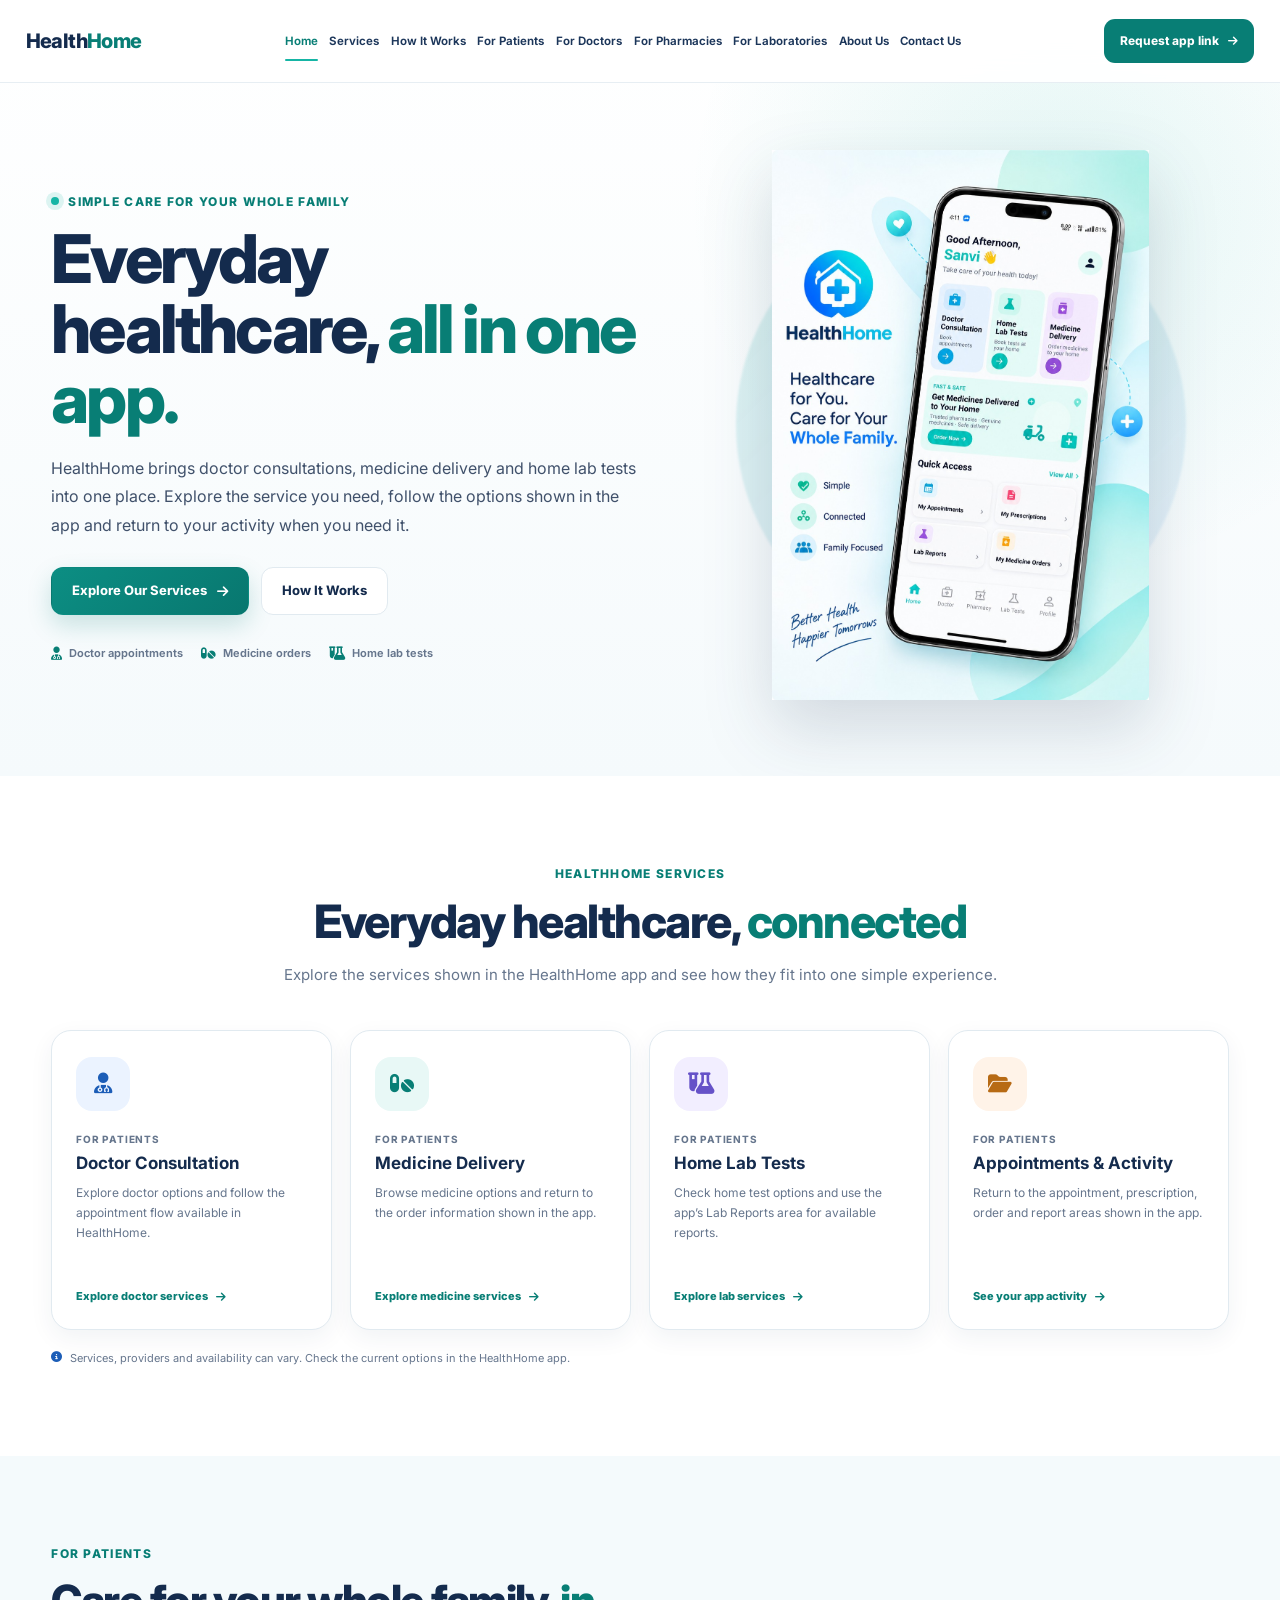
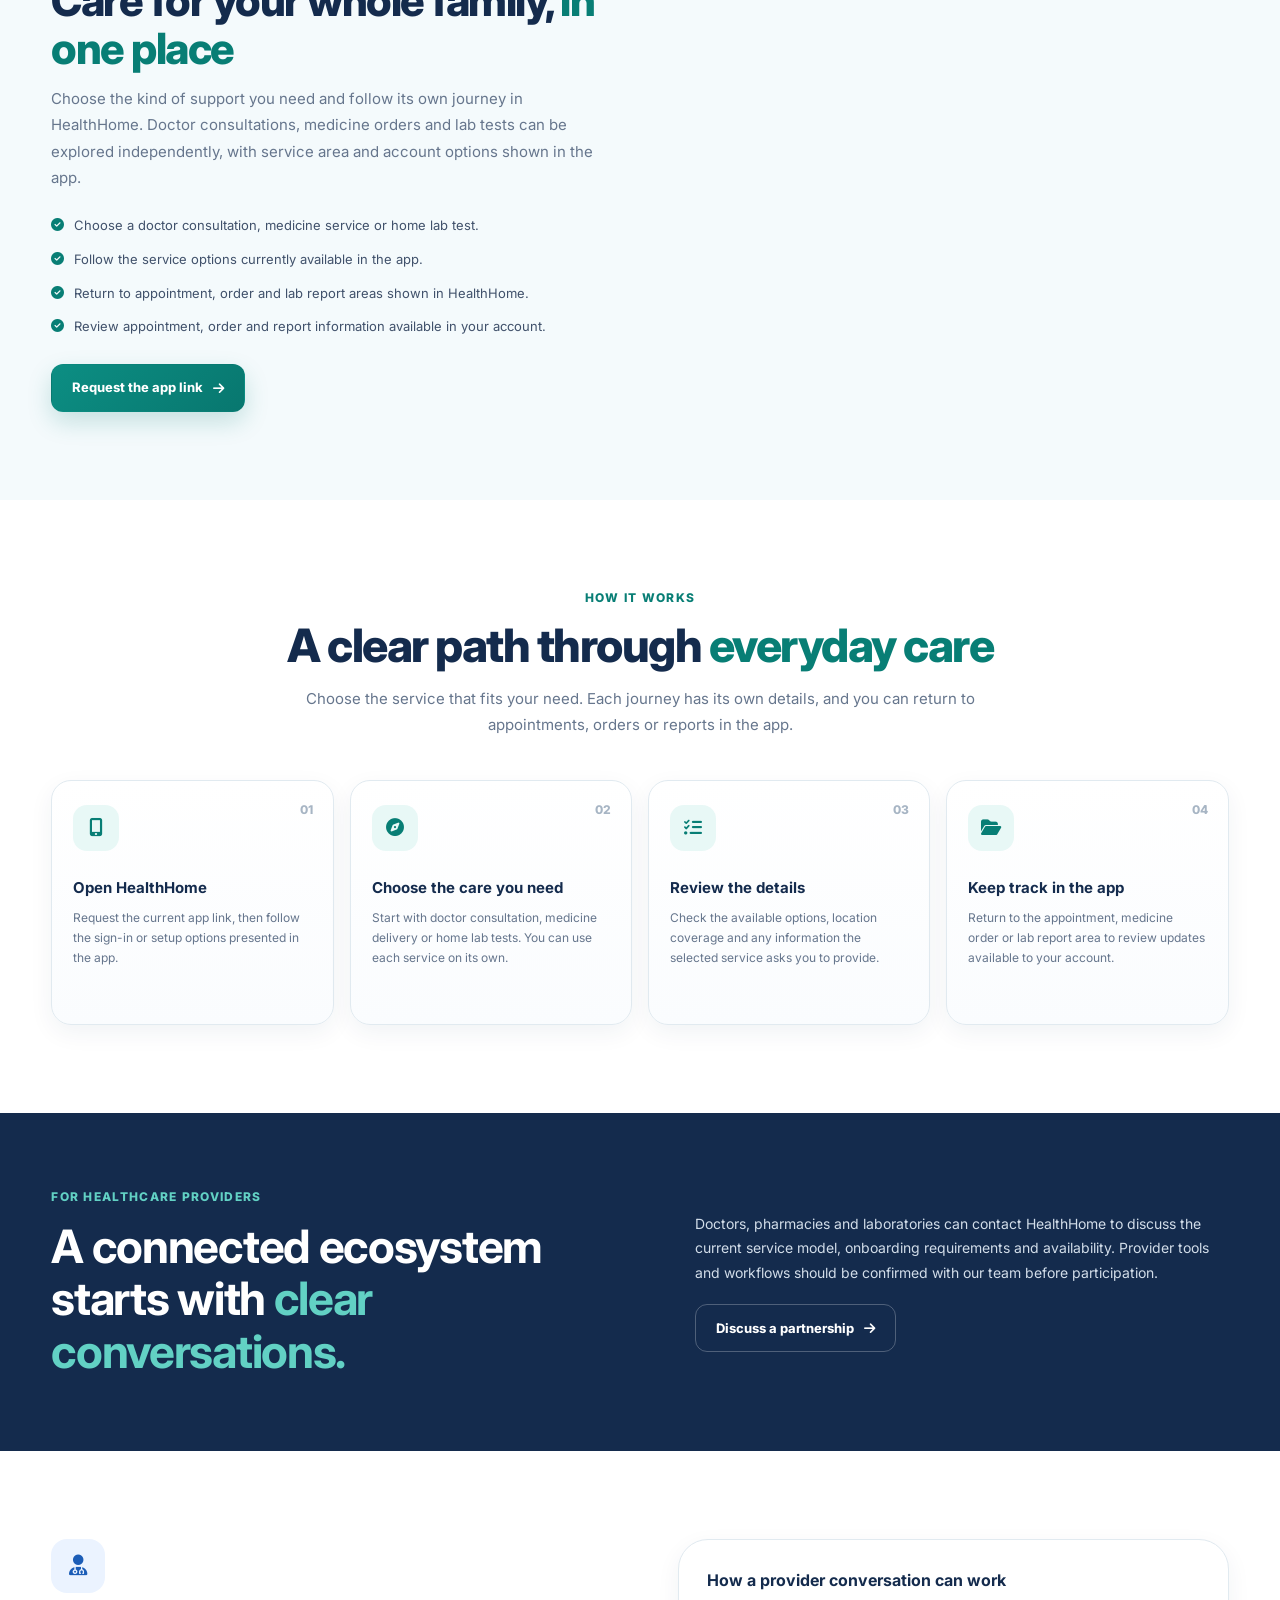
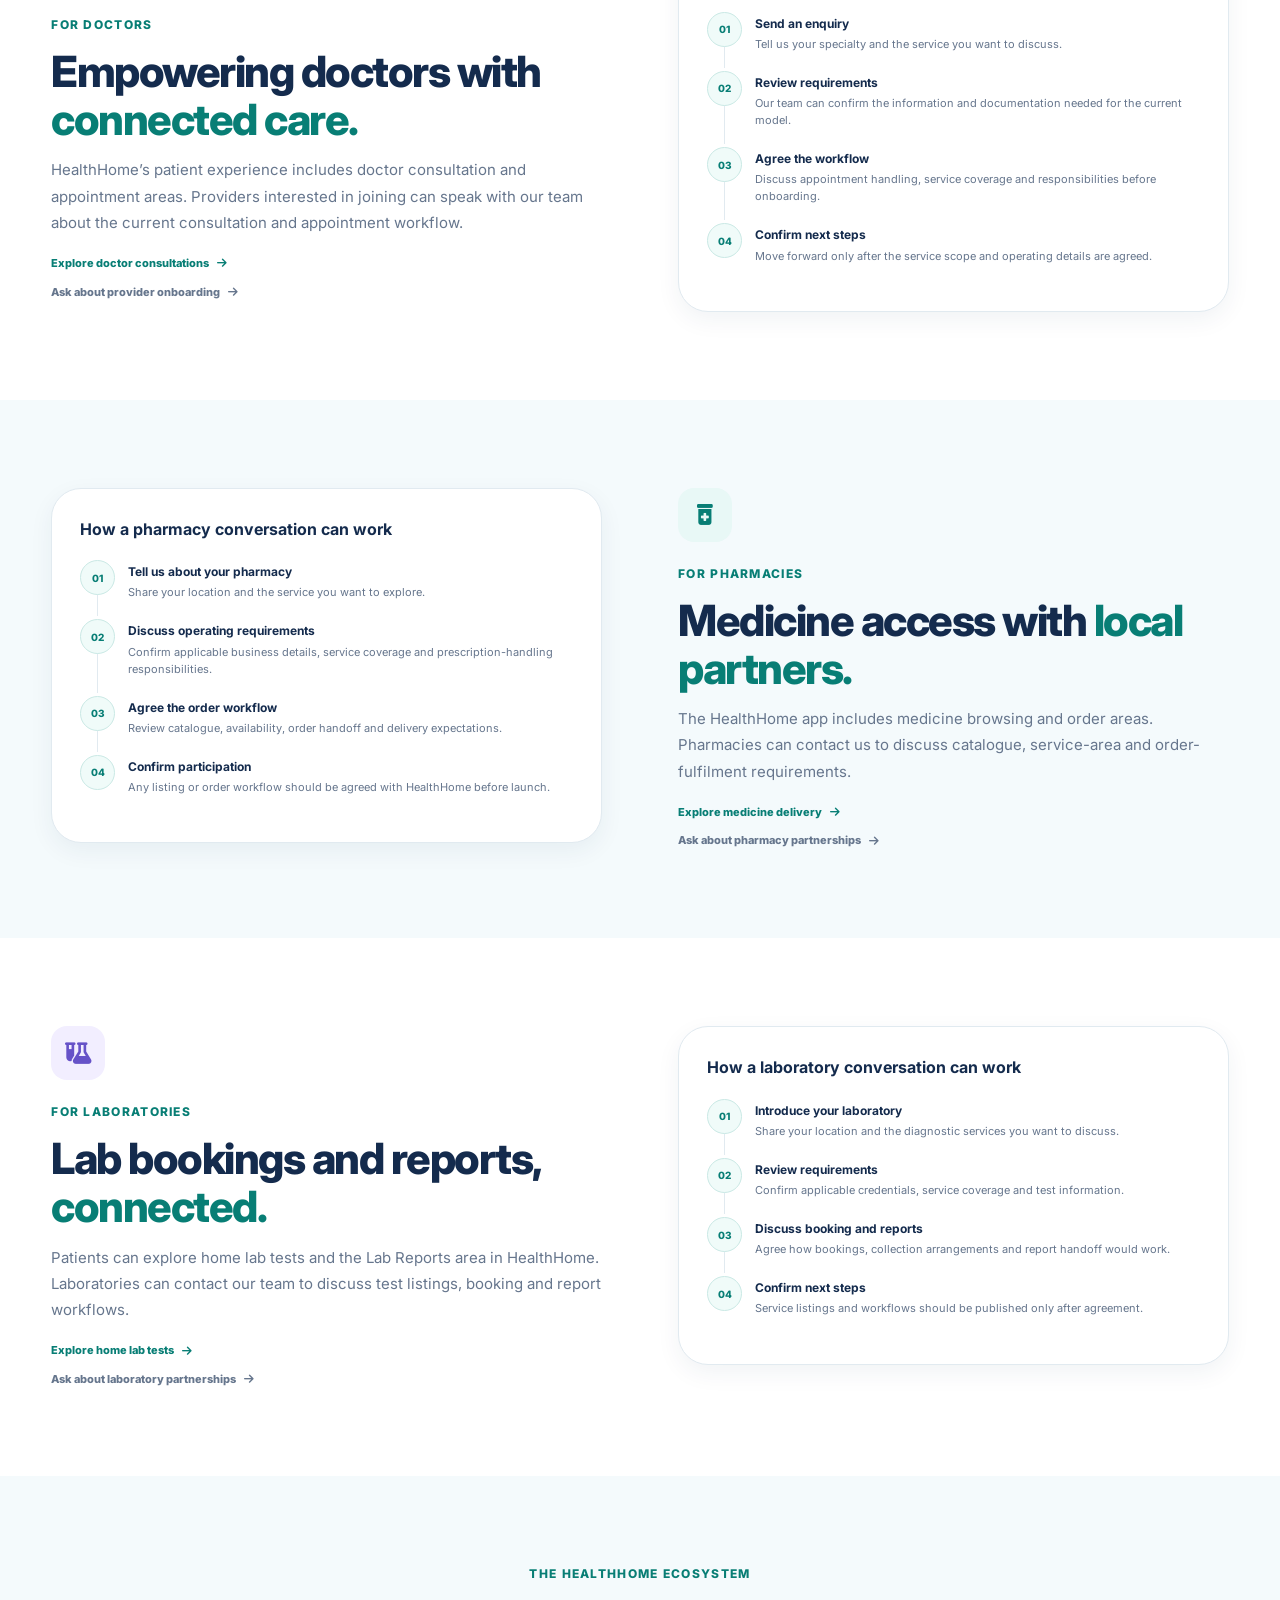
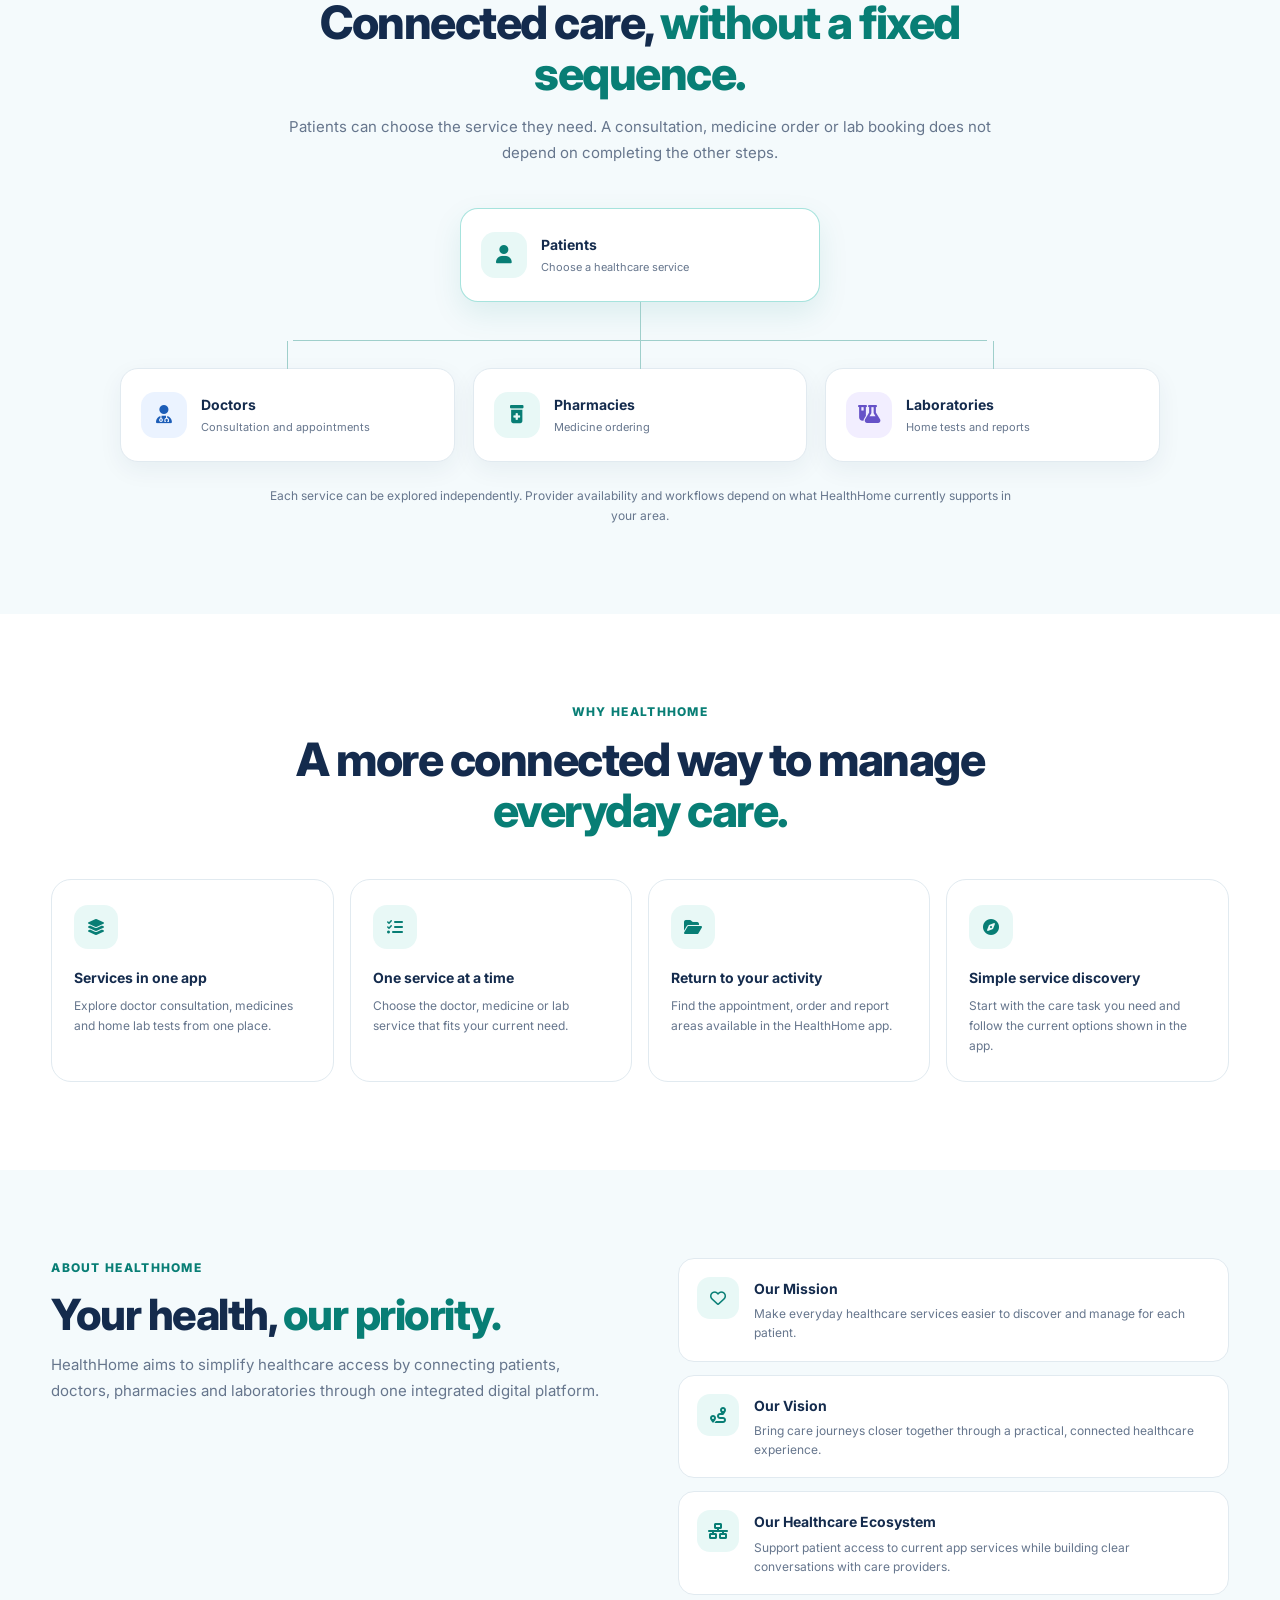
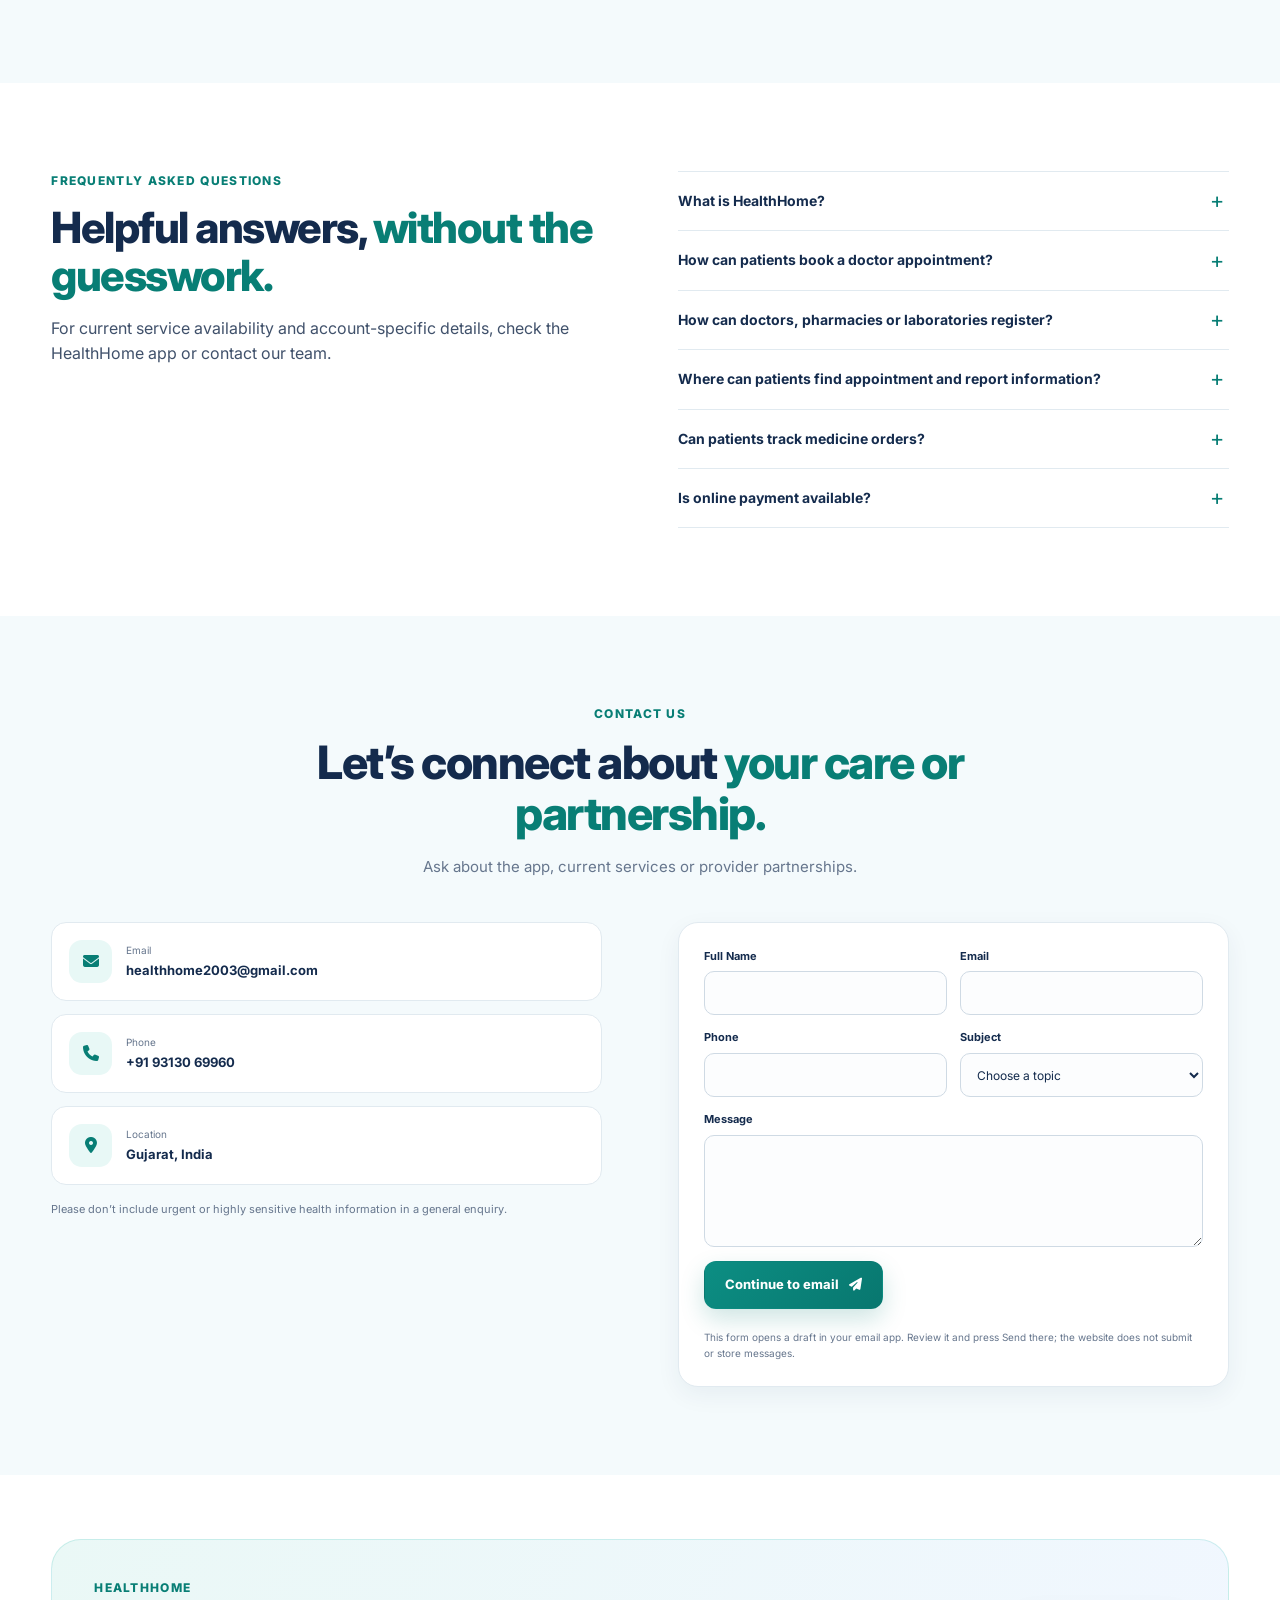
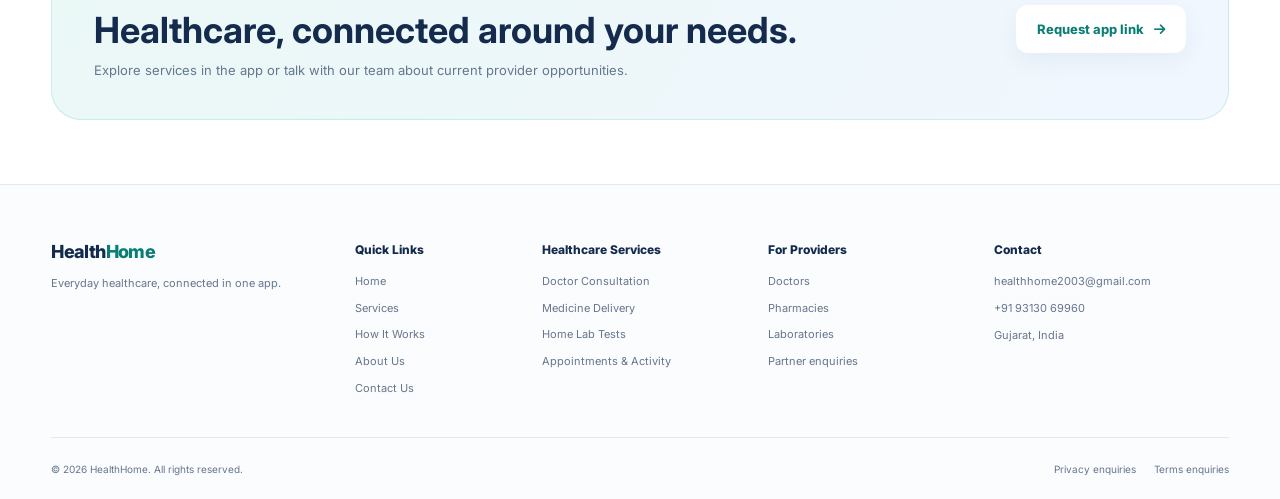
<file: index.html>
<!doctype html>
<html lang="en">
<head>
    <meta charset="utf-8">
    <meta name="viewport" content="width=device-width, initial-scale=1">
    <meta name="theme-color" content="#ffffff">
    <meta name="robots" content="index, follow">
    <meta name="author" content="HealthHome">
    <meta name="description" content="Explore doctor consultations, medicine delivery and home lab tests through the HealthHome app. See how each service works and where to find your activity.">
    <title>HealthHome | Everyday Healthcare in One App</title>
    <link rel="canonical" href="https://www.healthhome.in/">
    <meta property="og:type" content="website">
    <meta property="og:site_name" content="HealthHome">
    <meta property="og:url" content="https://www.healthhome.in/">
    <meta property="og:title" content="HealthHome | Everyday Healthcare, All in One App">
    <meta property="og:description" content="Explore doctor consultations, medicine delivery and home lab tests through the HealthHome app.">
    <meta property="og:image" content="https://www.healthhome.in/home-overview.png">
    <meta property="og:image:alt" content="HealthHome app preview showing doctor appointments, medicines and home lab tests">
    <meta name="twitter:card" content="summary_large_image">
    <meta name="twitter:title" content="HealthHome | Everyday Healthcare, All in One App">
    <meta name="twitter:description" content="Doctor appointments, medicine orders and home lab tests in one app.">
    <meta name="twitter:image" content="https://www.healthhome.in/home-overview.png">
    <link rel="preconnect" href="https://fonts.googleapis.com">
    <link rel="preconnect" href="https://fonts.gstatic.com" crossorigin>
    <link rel="preconnect" href="https://cdnjs.cloudflare.com" crossorigin>
    <link href="https://fonts.googleapis.com/css2?family=Inter:wght@400;500;600;700;800&display=swap" rel="stylesheet">
    <link rel="stylesheet" href="https://cdnjs.cloudflare.com/ajax/libs/font-awesome/6.5.2/css/all.min.css">
    <link rel="stylesheet" href="style.css">
    <script type="application/ld+json">
    {
      "@context": "https://schema.org",
      "@type": "Organization",
      "name": "HealthHome",
      "url": "https://www.healthhome.in/",
      "email": "healthhome2003@gmail.com",
      "telephone": "+91 93130 69960",
      "areaServed": { "@type": "AdministrativeArea", "name": "Gujarat, India" }
    }
    </script>
    <script type="application/ld+json">
    {
      "@context": "https://schema.org",
      "@type": "WebSite",
      "name": "HealthHome",
      "alternateName": "HealthHome Healthcare",
      "url": "https://www.healthhome.in/"
    }
    </script>
</head>
<body data-contact-email="healthhome2003@gmail.com">
    <a class="skip-link" href="#main-content">Skip to main content</a>

    <header class="navbar" id="navbar">
        <div class="container navbar-container">
            <a href="#home" class="logo" aria-label="HealthHome home"><span class="logo-text">Health<span>Home</span></span>
            </a>

            <nav class="nav-menu" id="navMenu" aria-label="Main navigation">
                <a href="#home" class="nav-link active" aria-current="location">Home</a>
                <a href="#services" class="nav-link">Services</a>
                <a href="#how-it-works" class="nav-link">How It Works</a>
                <a href="#patients" class="nav-link">For Patients</a>
                <a href="#doctors" class="nav-link">For Doctors</a>
                <a href="#pharmacies" class="nav-link">For Pharmacies</a>
                <a href="#laboratories" class="nav-link">For Laboratories</a>
                <a href="#about" class="nav-link">About Us</a>
                <a href="#contact" class="nav-link">Contact Us</a>
                <a href="#contact" class="mobile-nav-cta">Get HealthHome</a>
            </nav>

            <a href="mailto:healthhome2003@gmail.com?subject=HealthHome%20app%20link" class="nav-cta">
                <span>Request app link</span>
                <i class="fa-solid fa-arrow-right" aria-hidden="true"></i>
            </a>
            <button class="mobile-menu-btn" id="mobileMenuBtn" type="button" aria-label="Open navigation menu" aria-controls="navMenu" aria-expanded="false">
                <i class="fa-solid fa-bars" aria-hidden="true"></i>
            </button>
        </div>
    </header>

    <main id="main-content" tabindex="-1">
        <section class="hero-section" id="home" aria-labelledby="hero-title">
            <div class="container hero-container">
                <div class="hero-content">
                    <p class="eyebrow"><span class="eyebrow-dot"></span> Simple care for your whole family</p>
                    <h1 id="hero-title">Everyday healthcare, <span>all in one app.</span></h1>
                    <p class="hero-description">HealthHome brings doctor consultations, medicine delivery and home lab tests into one place. Explore the service you need, follow the options shown in the app and return to your activity when you need it.</p>
                    <div class="hero-actions">
                        <a href="#services" class="button button-primary">Explore Our Services <i class="fa-solid fa-arrow-right" aria-hidden="true"></i></a>
                        <a href="#how-it-works" class="button button-secondary">How It Works</a>
                    </div>
                    <div class="hero-service-list" aria-label="HealthHome app services">
                        <span><i class="fa-solid fa-user-doctor" aria-hidden="true"></i> Doctor appointments</span>
                        <span><i class="fa-solid fa-pills" aria-hidden="true"></i> Medicine orders</span>
                        <span><i class="fa-solid fa-flask-vial" aria-hidden="true"></i> Home lab tests</span>
                    </div>
                </div>
                <div class="hero-visual">
                    <div class="hero-visual-glow" aria-hidden="true"></div>
                    <img src="home-overview.png" alt="HealthHome app home screen showing doctor consultation, home lab tests, medicine delivery and quick access to appointments, prescriptions and reports" class="hero-app-image" width="1039" height="1514" fetchpriority="high" decoding="async">
                </div>
            </div>
        </section>

        <section class="section services-section" id="services" aria-labelledby="services-title">
            <div class="container">
                <div class="section-heading">
                    <p class="section-kicker">HealthHome Services</p>
                    <h2 id="services-title">Everyday healthcare, <span>connected</span></h2>
                    <p>Explore the services shown in the HealthHome app and see how they fit into one simple experience.</p>
                </div>
                <div class="service-grid">
                    <article class="service-card service-card-blue">
                        <div class="service-icon"><i class="fa-solid fa-user-doctor" aria-hidden="true"></i></div>
                        <p class="card-overline">For patients</p>
                        <h3>Doctor Consultation</h3>
                        <p>Explore doctor options and follow the appointment flow available in HealthHome.</p>
                        <a href="doctors.html#how-it-works" class="text-link">Explore doctor services <i class="fa-solid fa-arrow-right" aria-hidden="true"></i></a>
                    </article>
                    <article class="service-card service-card-teal">
                        <div class="service-icon"><i class="fa-solid fa-pills" aria-hidden="true"></i></div>
                        <p class="card-overline">For patients</p>
                        <h3>Medicine Delivery</h3>
                        <p>Browse medicine options and return to the order information shown in the app.</p>
                        <a href="medicine-delivery.html#how-it-works" class="text-link">Explore medicine services <i class="fa-solid fa-arrow-right" aria-hidden="true"></i></a>
                    </article>
                    <article class="service-card service-card-purple">
                        <div class="service-icon"><i class="fa-solid fa-flask-vial" aria-hidden="true"></i></div>
                        <p class="card-overline">For patients</p>
                        <h3>Home Lab Tests</h3>
                        <p>Check home test options and use the app’s Lab Reports area for available reports.</p>
                        <a href="home-lab-tests.html#how-it-works" class="text-link">Explore lab services <i class="fa-solid fa-arrow-right" aria-hidden="true"></i></a>
                    </article>
                    <article class="service-card service-card-orange">
                        <div class="service-icon"><i class="fa-solid fa-folder-open" aria-hidden="true"></i></div>
                        <p class="card-overline">For patients</p>
                        <h3>Appointments &amp; Activity</h3>
                        <p>Return to the appointment, prescription, order and report areas shown in the app.</p>
                        <a href="#patients" class="text-link">See your app activity <i class="fa-solid fa-arrow-right" aria-hidden="true"></i></a>
                    </article>
                </div>
                <p class="availability-note"><i class="fa-solid fa-circle-info" aria-hidden="true"></i> Services, providers and availability can vary. Check the current options in the HealthHome app.</p>
            </div>
        </section>

        <section class="section patient-section" id="patients" aria-labelledby="patients-title">
            <div class="container audience-layout audience-layout-single">
                <div class="audience-copy">
                    <p class="section-kicker">For Patients</p>
                    <h2 id="patients-title">Care for your whole family, <span>in one place</span></h2>
                    <p class="section-lead">Choose the kind of support you need and follow its own journey in HealthHome. Doctor consultations, medicine orders and lab tests can be explored independently, with service area and account options shown in the app.</p>
                    <ul class="feature-list">
                        <li><i class="fa-solid fa-circle-check" aria-hidden="true"></i><span>Choose a doctor consultation, medicine service or home lab test.</span></li>
                        <li><i class="fa-solid fa-circle-check" aria-hidden="true"></i><span>Follow the service options currently available in the app.</span></li>
                        <li><i class="fa-solid fa-circle-check" aria-hidden="true"></i><span>Return to appointment, order and lab report areas shown in HealthHome.</span></li>
                        <li><i class="fa-solid fa-circle-check" aria-hidden="true"></i><span>Review appointment, order and report information available in your account.</span></li>
                    </ul>
                    <a href="mailto:healthhome2003@gmail.com?subject=HealthHome%20app%20link" class="button button-primary">Request the app link <i class="fa-solid fa-arrow-right" aria-hidden="true"></i></a>
                </div>
            </div>
        </section>

        <section class="section journey-section" id="how-it-works" aria-labelledby="journey-title">
            <div class="container">
                <div class="section-heading">
                    <p class="section-kicker">How It Works</p>
                    <h2 id="journey-title">A clear path through <span>everyday care</span></h2>
                    <p>Choose the service that fits your need. Each journey has its own details, and you can return to appointments, orders or reports in the app.</p>
                </div>
                <ol class="journey-grid">
                    <li class="journey-card"><span class="journey-number">01</span><span class="journey-icon"><i class="fa-solid fa-mobile-screen-button" aria-hidden="true"></i></span><h3>Open HealthHome</h3><p>Request the current app link, then follow the sign-in or setup options presented in the app.</p></li>
                    <li class="journey-card"><span class="journey-number">02</span><span class="journey-icon"><i class="fa-solid fa-compass" aria-hidden="true"></i></span><h3>Choose the care you need</h3><p>Start with doctor consultation, medicine delivery or home lab tests. You can use each service on its own.</p></li>
                    <li class="journey-card"><span class="journey-number">03</span><span class="journey-icon"><i class="fa-solid fa-list-check" aria-hidden="true"></i></span><h3>Review the details</h3><p>Check the available options, location coverage and any information the selected service asks you to provide.</p></li>
                    <li class="journey-card"><span class="journey-number">04</span><span class="journey-icon"><i class="fa-solid fa-folder-open" aria-hidden="true"></i></span><h3>Keep track in the app</h3><p>Return to the appointment, medicine order or lab report area to review updates available to your account.</p></li>
                </ol>
            </div>
        </section>

        <section class="section provider-intro-section" aria-labelledby="provider-intro-title">
            <div class="container provider-intro">
                <div>
                    <p class="section-kicker">For Healthcare Providers</p>
                    <h2 id="provider-intro-title">A connected ecosystem starts with <span>clear conversations.</span></h2>
                </div>
                <div>
                    <p>Doctors, pharmacies and laboratories can contact HealthHome to discuss the current service model, onboarding requirements and availability. Provider tools and workflows should be confirmed with our team before participation.</p>
                    <a href="#contact" class="button button-secondary">Discuss a partnership <i class="fa-solid fa-arrow-right" aria-hidden="true"></i></a>
                </div>
            </div>
        </section>

        <section class="section sector-section" id="doctors" aria-labelledby="doctors-title">
            <div class="container sector-layout">
                <div class="sector-copy">
                    <span class="sector-icon sector-icon-blue"><i class="fa-solid fa-user-doctor" aria-hidden="true"></i></span>
                    <p class="section-kicker">For Doctors</p>
                    <h2 id="doctors-title">Empowering doctors with <span>connected care.</span></h2>
                    <p class="section-lead">HealthHome’s patient experience includes doctor consultation and appointment areas. Providers interested in joining can speak with our team about the current consultation and appointment workflow.</p>
                    <a href="doctors.html" class="text-link">Explore doctor consultations <i class="fa-solid fa-arrow-right" aria-hidden="true"></i></a>
                    <a href="#contact" class="text-link provider-secondary-link">Ask about provider onboarding <i class="fa-solid fa-arrow-right" aria-hidden="true"></i></a>
                </div>
                <div class="sector-workflow">
                    
                    <h3>How a provider conversation can work</h3>
                    <ol class="compact-steps">
                        <li><span>01</span><div><strong>Send an enquiry</strong><p>Tell us your specialty and the service you want to discuss.</p></div></li>
                        <li><span>02</span><div><strong>Review requirements</strong><p>Our team can confirm the information and documentation needed for the current model.</p></div></li>
                        <li><span>03</span><div><strong>Agree the workflow</strong><p>Discuss appointment handling, service coverage and responsibilities before onboarding.</p></div></li>
                        <li><span>04</span><div><strong>Confirm next steps</strong><p>Move forward only after the service scope and operating details are agreed.</p></div></li>
                    </ol>
                </div>
            </div>
        </section>

        <section class="section sector-section sector-section-alt" id="pharmacies" aria-labelledby="pharmacies-title">
            <div class="container sector-layout sector-layout-reverse">
                <div class="sector-copy">
                    <span class="sector-icon sector-icon-teal"><i class="fa-solid fa-prescription-bottle-medical" aria-hidden="true"></i></span>
                    <p class="section-kicker">For Pharmacies</p>
                    <h2 id="pharmacies-title">Medicine access with <span>local partners.</span></h2>
                    <p class="section-lead">The HealthHome app includes medicine browsing and order areas. Pharmacies can contact us to discuss catalogue, service-area and order-fulfilment requirements.</p>
                    <a href="medicine-delivery.html" class="text-link">Explore medicine delivery <i class="fa-solid fa-arrow-right" aria-hidden="true"></i></a>
                    <a href="#contact" class="text-link provider-secondary-link">Ask about pharmacy partnerships <i class="fa-solid fa-arrow-right" aria-hidden="true"></i></a>
                </div>
                <div class="sector-workflow">
                    
                    <h3>How a pharmacy conversation can work</h3>
                    <ol class="compact-steps">
                        <li><span>01</span><div><strong>Tell us about your pharmacy</strong><p>Share your location and the service you want to explore.</p></div></li>
                        <li><span>02</span><div><strong>Discuss operating requirements</strong><p>Confirm applicable business details, service coverage and prescription-handling responsibilities.</p></div></li>
                        <li><span>03</span><div><strong>Agree the order workflow</strong><p>Review catalogue, availability, order handoff and delivery expectations.</p></div></li>
                        <li><span>04</span><div><strong>Confirm participation</strong><p>Any listing or order workflow should be agreed with HealthHome before launch.</p></div></li>
                    </ol>
                </div>
            </div>
        </section>

        <section class="section sector-section" id="laboratories" aria-labelledby="laboratories-title">
            <div class="container sector-layout">
                <div class="sector-copy">
                    <span class="sector-icon sector-icon-purple"><i class="fa-solid fa-flask-vial" aria-hidden="true"></i></span>
                    <p class="section-kicker">For Laboratories</p>
                    <h2 id="laboratories-title">Lab bookings and reports, <span>connected.</span></h2>
                    <p class="section-lead">Patients can explore home lab tests and the Lab Reports area in HealthHome. Laboratories can contact our team to discuss test listings, booking and report workflows.</p>
                    <a href="home-lab-tests.html" class="text-link">Explore home lab tests <i class="fa-solid fa-arrow-right" aria-hidden="true"></i></a>
                    <a href="#contact" class="text-link provider-secondary-link">Ask about laboratory partnerships <i class="fa-solid fa-arrow-right" aria-hidden="true"></i></a>
                </div>
                <div class="sector-workflow">
                    
                    <h3>How a laboratory conversation can work</h3>
                    <ol class="compact-steps">
                        <li><span>01</span><div><strong>Introduce your laboratory</strong><p>Share your location and the diagnostic services you want to discuss.</p></div></li>
                        <li><span>02</span><div><strong>Review requirements</strong><p>Confirm applicable credentials, service coverage and test information.</p></div></li>
                        <li><span>03</span><div><strong>Discuss booking and reports</strong><p>Agree how bookings, collection arrangements and report handoff would work.</p></div></li>
                        <li><span>04</span><div><strong>Confirm next steps</strong><p>Service listings and workflows should be published only after agreement.</p></div></li>
                    </ol>
                </div>
            </div>
        </section>

        <section class="section ecosystem-section" aria-labelledby="ecosystem-title">
            <div class="container">
                <div class="section-heading">
                    <p class="section-kicker">The HealthHome Ecosystem</p>
                    <h2 id="ecosystem-title">Connected care, <span>without a fixed sequence.</span></h2>
                    <p>Patients can choose the service they need. A consultation, medicine order or lab booking does not depend on completing the other steps.</p>
                </div>
                <div class="ecosystem-map" role="group" aria-label="Patients can connect independently with doctors, pharmacies and laboratories">
                    <div class="ecosystem-hub-wrap"><article class="ecosystem-node ecosystem-patient"><span><i class="fa-solid fa-user" aria-hidden="true"></i></span><div><strong>Patients</strong><small>Choose a healthcare service</small></div></article></div>
                    <div class="ecosystem-provider-grid">
                        <article class="ecosystem-node"><span class="node-blue"><i class="fa-solid fa-user-doctor" aria-hidden="true"></i></span><div><strong>Doctors</strong><small>Consultation and appointments</small></div></article>
                        <article class="ecosystem-node"><span class="node-teal"><i class="fa-solid fa-prescription-bottle-medical" aria-hidden="true"></i></span><div><strong>Pharmacies</strong><small>Medicine ordering</small></div></article>
                        <article class="ecosystem-node"><span class="node-purple"><i class="fa-solid fa-flask-vial" aria-hidden="true"></i></span><div><strong>Laboratories</strong><small>Home tests and reports</small></div></article>
                    </div>
                    <p class="ecosystem-caption">Each service can be explored independently. Provider availability and workflows depend on what HealthHome currently supports in your area.</p>
                </div>
            </div>
        </section>

        <section class="section benefits-section" aria-labelledby="benefits-title">
            <div class="container">
                <div class="section-heading">
                    <p class="section-kicker">Why HealthHome</p>
                    <h2 id="benefits-title">A more connected way to manage <span>everyday care.</span></h2>
                </div>
                <div class="benefit-grid">
                    <article class="benefit-card"><span><i class="fa-solid fa-layer-group" aria-hidden="true"></i></span><h3>Services in one app</h3><p>Explore doctor consultation, medicines and home lab tests from one place.</p></article>
                    <article class="benefit-card"><span><i class="fa-solid fa-list-check" aria-hidden="true"></i></span><h3>One service at a time</h3><p>Choose the doctor, medicine or lab service that fits your current need.</p></article>
                    <article class="benefit-card"><span><i class="fa-solid fa-folder-open" aria-hidden="true"></i></span><h3>Return to your activity</h3><p>Find the appointment, order and report areas available in the HealthHome app.</p></article>
                    <article class="benefit-card"><span><i class="fa-solid fa-compass" aria-hidden="true"></i></span><h3>Simple service discovery</h3><p>Start with the care task you need and follow the current options shown in the app.</p></article>
                </div>
            </div>
        </section>

        <section class="section about-section" id="about" aria-labelledby="about-title">
            <div class="container about-layout">
                <div class="about-heading">
                    <p class="section-kicker">About HealthHome</p>
                    <h2 id="about-title">Your health, <span>our priority.</span></h2>
                    <p>HealthHome aims to simplify healthcare access by connecting patients, doctors, pharmacies and laboratories through one integrated digital platform.</p>
                </div>
                <div class="about-values">
                    <article><span class="about-icon"><i class="fa-regular fa-heart" aria-hidden="true"></i></span><div><h3>Our Mission</h3><p>Make everyday healthcare services easier to discover and manage for each patient.</p></div></article>
                    <article><span class="about-icon"><i class="fa-solid fa-route" aria-hidden="true"></i></span><div><h3>Our Vision</h3><p>Bring care journeys closer together through a practical, connected healthcare experience.</p></div></article>
                    <article><span class="about-icon"><i class="fa-solid fa-network-wired" aria-hidden="true"></i></span><div><h3>Our Healthcare Ecosystem</h3><p>Support patient access to current app services while building clear conversations with care providers.</p></div></article>
                </div>
            </div>
        </section>

        <section class="section faq-section" id="faq" aria-labelledby="faq-title">
            <div class="container faq-layout">
                <div class="faq-heading">
                    <p class="section-kicker">Frequently Asked Questions</p>
                    <h2 id="faq-title">Helpful answers, <span>without the guesswork.</span></h2>
                    <p>For current service availability and account-specific details, check the HealthHome app or contact our team.</p>
                </div>
                <div class="faq-list">
                    <details><summary>What is HealthHome?</summary><p>HealthHome is a healthcare platform with app areas for doctor consultation, medicine ordering and home lab tests.</p></details>
                    <details><summary>How can patients book a doctor appointment?</summary><p>Open the HealthHome app, choose Doctor Consultation and follow the appointment options currently shown in your account.</p></details>
                    <details><summary>How can doctors, pharmacies or laboratories register?</summary><p>Use the contact form to ask about partnerships. Our team can confirm current onboarding requirements and the service model.</p></details>
                    <details><summary>Where can patients find appointment and report information?</summary><p>The app preview includes appointment, prescription, medicine order and lab report areas. The information available depends on the services and account options currently active in HealthHome.</p></details>
                    <details><summary>Can patients track medicine orders?</summary><p>The HealthHome app includes a medicine orders area. Open the app to review the order information available to your account.</p></details>
                    <details><summary>Is online payment available?</summary><p>Payment options are not listed on this website. Check the current options shown in the app before completing a service request.</p></details>
                </div>
            </div>
        </section>

        <section class="section contact-section" id="contact" aria-labelledby="contact-title">
            <div class="container">
                <div class="section-heading">
                    <p class="section-kicker">Contact Us</p>
                    <h2 id="contact-title">Let’s connect about <span>your care or partnership.</span></h2>
                    <p>Ask about the app, current services or provider partnerships.</p>
                </div>
                <div class="contact-layout">
                    <div class="contact-details">
                        <a class="contact-detail" href="mailto:healthhome2003@gmail.com"><span><i class="fa-solid fa-envelope" aria-hidden="true"></i></span><div><small>Email</small><strong>healthhome2003@gmail.com</strong></div></a>
                        <a class="contact-detail" href="tel:+919313069960"><span><i class="fa-solid fa-phone" aria-hidden="true"></i></span><div><small>Phone</small><strong>+91 93130 69960</strong></div></a>
                        <div class="contact-detail"><span><i class="fa-solid fa-location-dot" aria-hidden="true"></i></span><div><small>Location</small><strong>Gujarat, India</strong></div></div>
                        <p class="contact-note">Please don’t include urgent or highly sensitive health information in a general enquiry.</p>
                    </div>
                    <form class="contact-form" id="contactForm" action="mailto:healthhome2003@gmail.com" method="post" enctype="text/plain">
                        <div class="form-row">
                            <div class="form-group"><label for="name">Full Name</label><input id="name" name="name" type="text" autocomplete="name" maxlength="100" required></div>
                            <div class="form-group"><label for="email">Email</label><input id="email" name="email" type="email" autocomplete="email" maxlength="254" required></div>
                        </div>
                        <div class="form-row">
                            <div class="form-group"><label for="phone">Phone</label><input id="phone" name="phone" type="tel" autocomplete="tel" maxlength="32"></div>
                            <div class="form-group"><label for="subject">Subject</label><select id="subject" name="subject" required><option value="">Choose a topic</option><option>Patient enquiry</option><option>Doctor partnership</option><option>Pharmacy partnership</option><option>Laboratory partnership</option><option>App access</option><option>Other</option></select></div>
                        </div>
                        <div class="form-group"><label for="message">Message</label><textarea id="message" name="message" rows="4" maxlength="2000" required></textarea></div>
                        <button type="submit" class="button button-primary">Continue to email <i class="fa-solid fa-paper-plane" aria-hidden="true"></i></button>
                        <p class="form-status" id="formStatus" role="status" aria-live="polite"></p>
                        <p class="form-help">This form opens a draft in your email app. Review it and press Send there; the website does not submit or store messages.</p>
                    </form>
                </div>
            </div>
        </section>

        <section class="closing-cta">
            <div class="container closing-cta-content">
                <div><p class="section-kicker">HealthHome</p><h2>Healthcare, connected around your needs.</h2><p>Explore services in the app or talk with our team about current provider opportunities.</p></div>
                <a href="mailto:healthhome2003@gmail.com?subject=HealthHome%20app%20link" class="button button-light">Request app link <i class="fa-solid fa-arrow-right" aria-hidden="true"></i></a>
            </div>
        </section>
    </main>

    <footer class="footer">
        <div class="container">
            <div class="footer-grid">
                <div class="footer-brand">
                    <a href="#home" class="footer-logo"><span>Health<span>Home</span></span></a>
                    <p>Everyday healthcare, connected in one app.</p>
                </div>
                <nav class="footer-column" aria-label="Quick links"><h2>Quick Links</h2><a href="#home">Home</a><a href="#services">Services</a><a href="#how-it-works">How It Works</a><a href="#about">About Us</a><a href="#contact">Contact Us</a></nav>
                <nav class="footer-column" aria-label="Healthcare services"><h2>Healthcare Services</h2><a href="doctors.html">Doctor Consultation</a><a href="medicine-delivery.html">Medicine Delivery</a><a href="home-lab-tests.html">Home Lab Tests</a><a href="#patients">Appointments &amp; Activity</a></nav>
                <nav class="footer-column" aria-label="For healthcare providers"><h2>For Providers</h2><a href="#doctors">Doctors</a><a href="#pharmacies">Pharmacies</a><a href="#laboratories">Laboratories</a><a href="#contact">Partner enquiries</a></nav>
                <div class="footer-column footer-contact"><h2>Contact</h2><a href="mailto:healthhome2003@gmail.com">healthhome2003@gmail.com</a><a href="tel:+919313069960">+91 93130 69960</a><span>Gujarat, India</span></div>
            </div>
            <div class="footer-bottom">
                <p>© <span id="currentYear"></span> HealthHome. All rights reserved.</p>
                <div class="footer-legal"><a href="mailto:healthhome2003@gmail.com?subject=Privacy%20enquiry">Privacy enquiries</a><a href="mailto:healthhome2003@gmail.com?subject=Terms%20enquiry">Terms enquiries</a></div>
            </div>
        </div>
    </footer>
    <script src="script.js"></script>
</body>
</html>
</file>
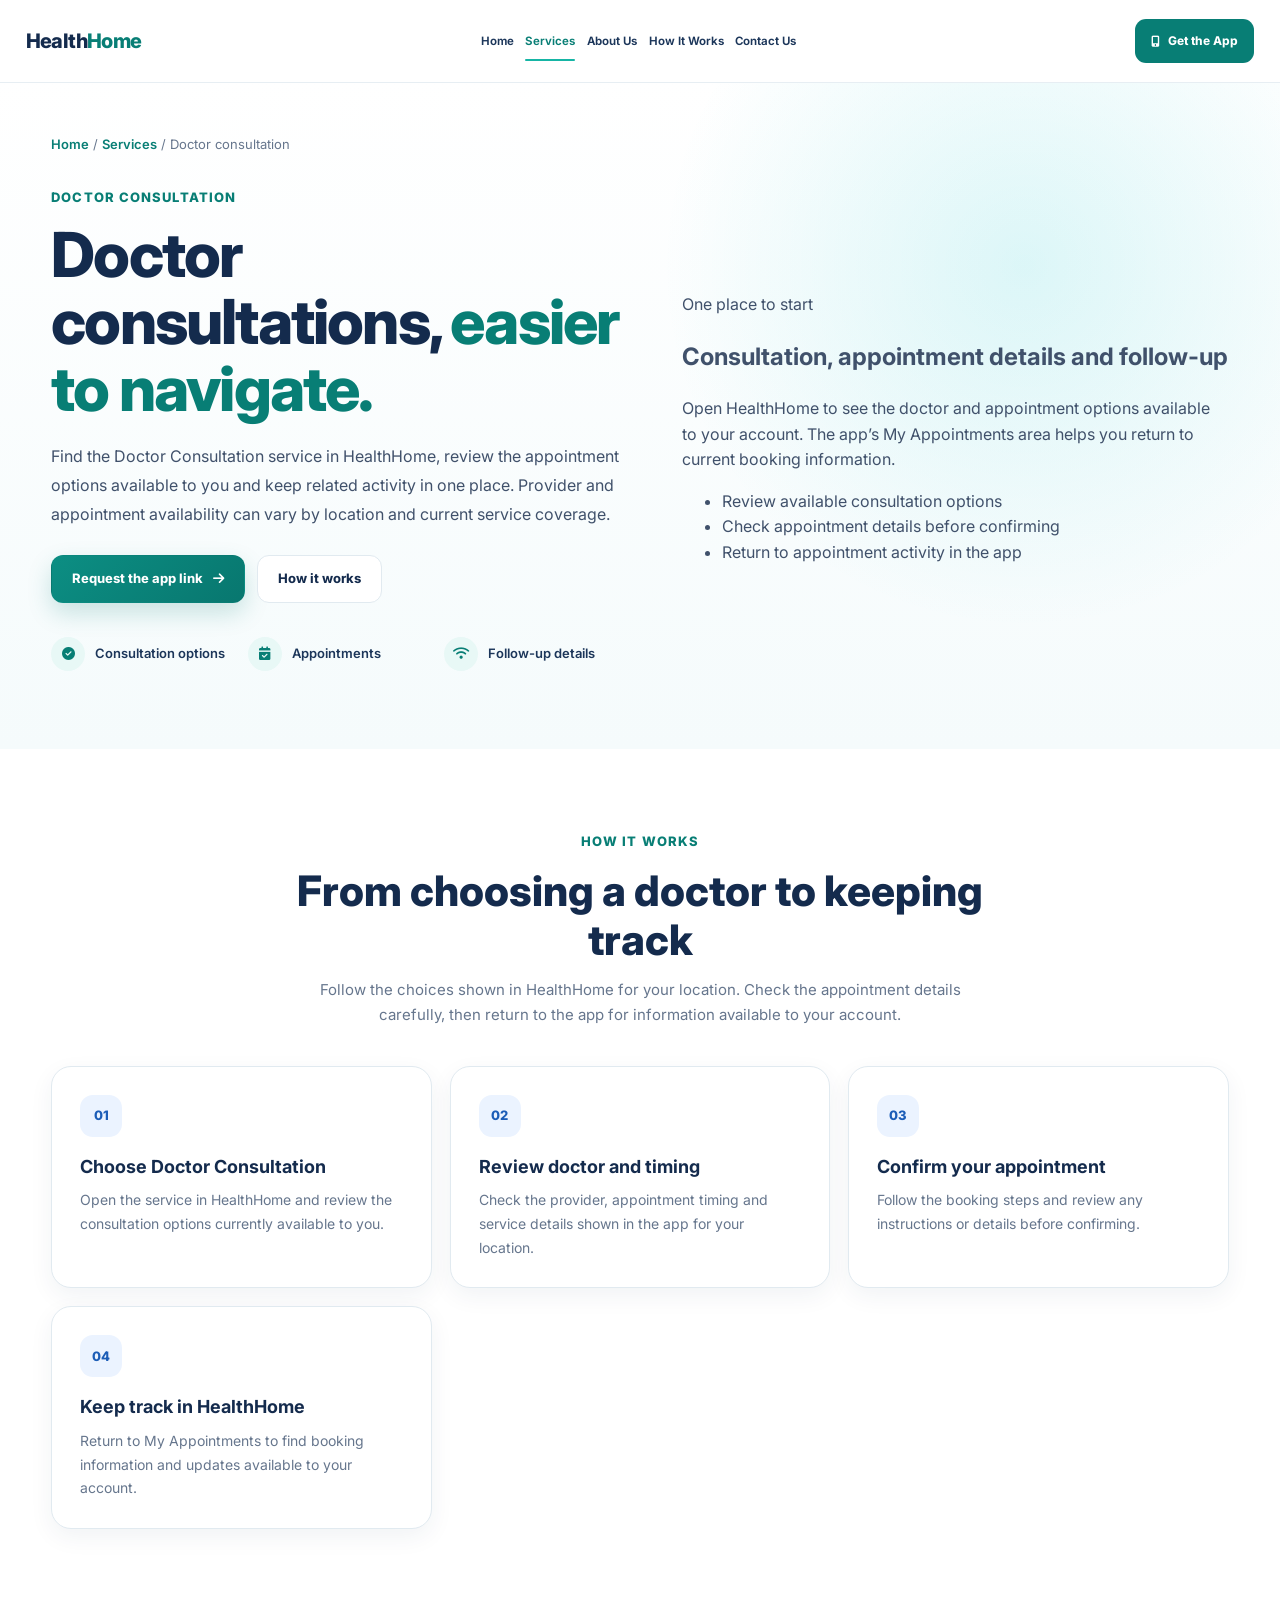
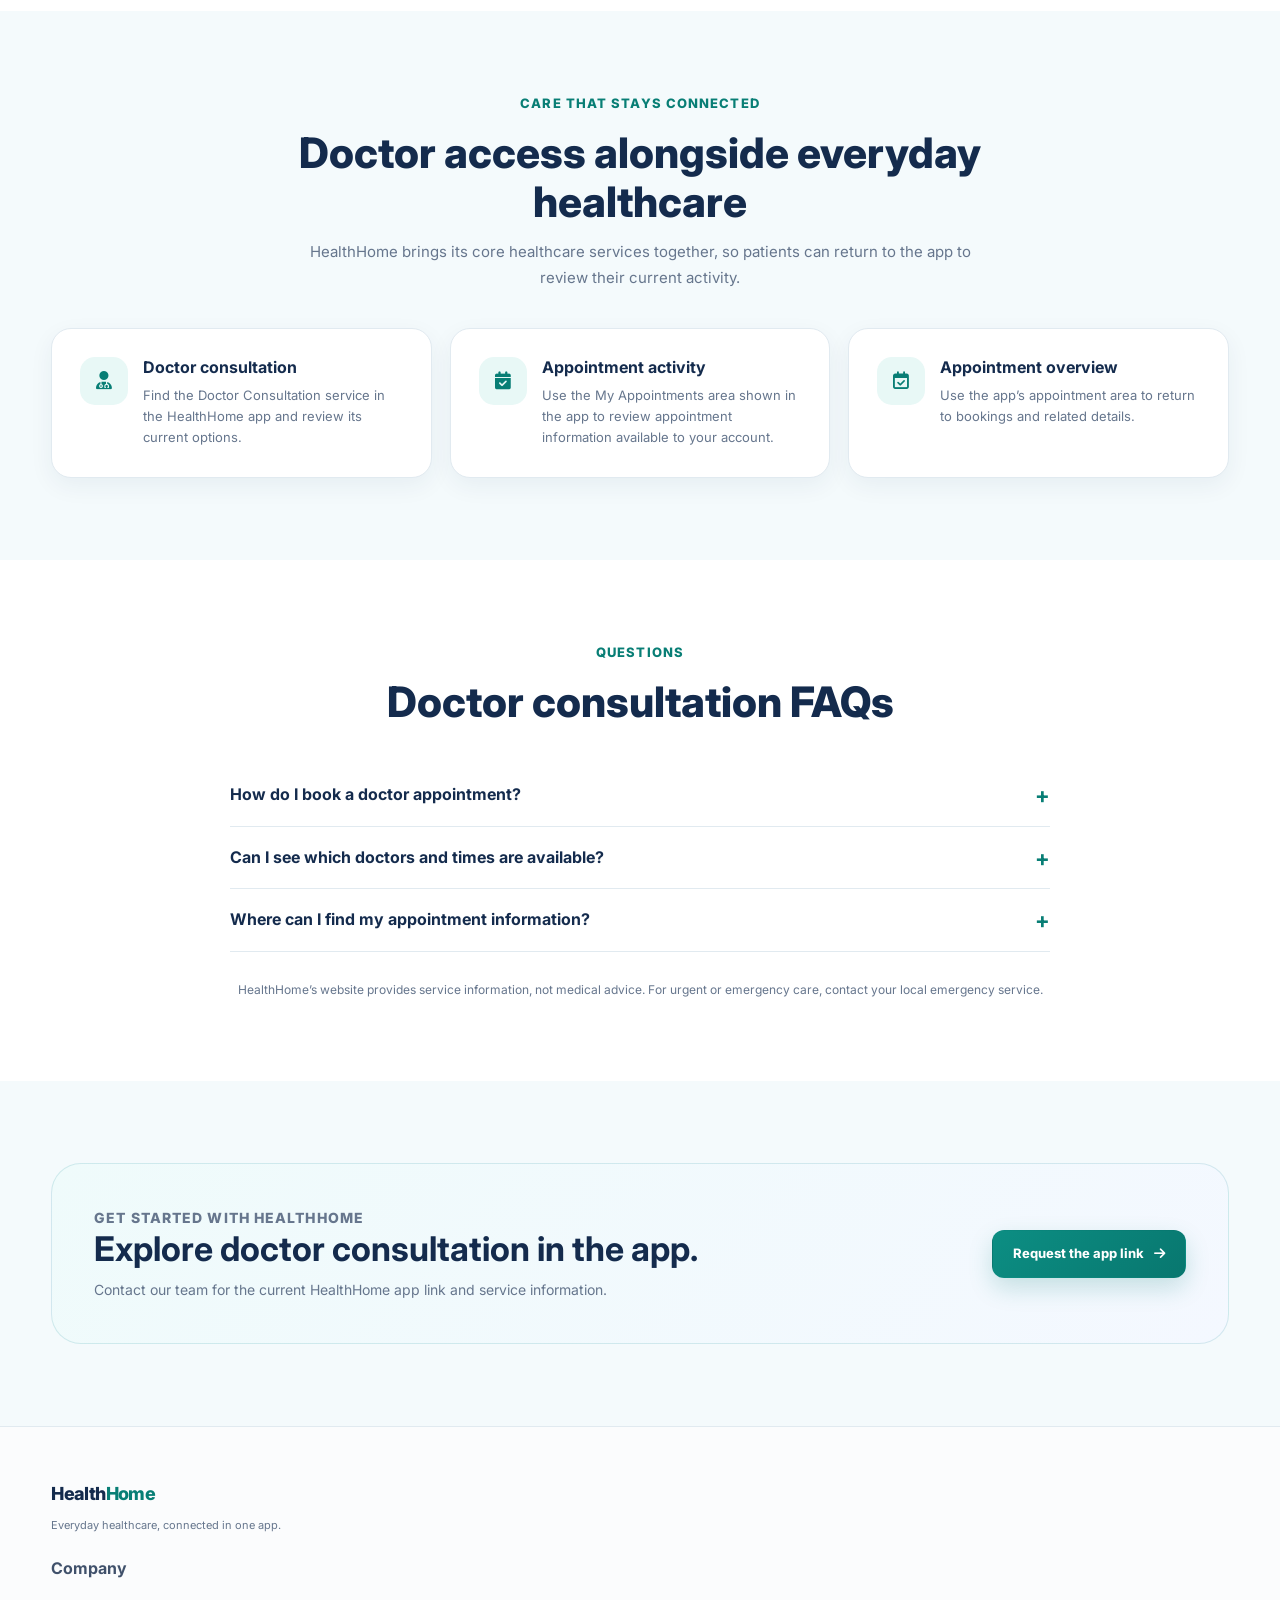
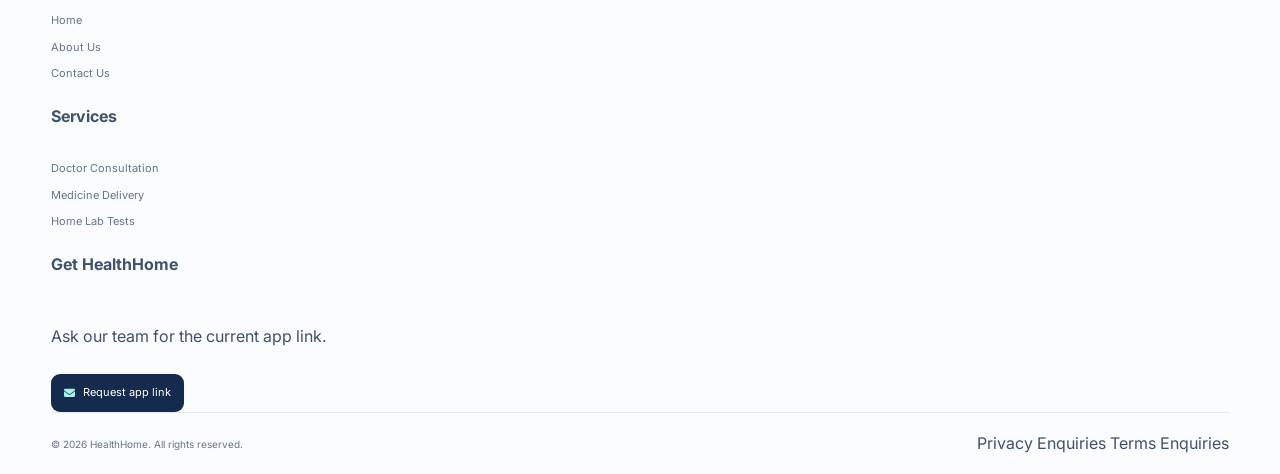
<file: doctors.html>
<!DOCTYPE html>
<html lang="en">
<head>
    <meta charset="UTF-8">
    <meta name="viewport" content="width=device-width, initial-scale=1">
    <meta name="theme-color" content="#ffffff">
    <meta name="description" content="Learn how to explore doctor consultation and keep appointment information in HealthHome.">
    <link rel="canonical" href="https://www.healthhome.in/doctors.html">
    <title>Doctor Consultation &amp; Appointments | HealthHome</title>
    <meta property="og:type" content="website">
    <meta property="og:url" content="https://www.healthhome.in/doctors.html">
    <meta property="og:title" content="Doctor Consultation &amp; Appointments | HealthHome">
    <meta property="og:description" content="Learn how to explore doctor consultation and keep appointment information in HealthHome.">
    <meta property="og:image" content="https://www.healthhome.in/home-overview.png">
    <meta property="og:image:alt" content="HealthHome app home screen with doctor consultation and appointment shortcuts">
    <meta name="twitter:card" content="summary_large_image">
    <link rel="preconnect" href="https://fonts.googleapis.com">
    <link rel="preconnect" href="https://fonts.gstatic.com" crossorigin>
    <link rel="preconnect" href="https://cdnjs.cloudflare.com" crossorigin>
    <link href="https://fonts.googleapis.com/css2?family=Inter:wght@400;500;600;700;800&display=swap" rel="stylesheet">
    <link rel="stylesheet" href="https://cdnjs.cloudflare.com/ajax/libs/font-awesome/6.5.2/css/all.min.css">
    <link rel="stylesheet" href="style.css">
    <link rel="stylesheet" href="service-pages.css">
</head>
<body>
    <a class="skip-link" href="#main-content">Skip to main content</a>

    <header class="navbar" id="navbar">
        <div class="container navbar-container">
            <a href="index.html#home" class="logo">
                
                <span class="logo-text">Health<span>Home</span></span>
            </a>

            <nav class="nav-menu" id="navMenu" aria-label="Main navigation">
                <a href="index.html#home" class="nav-link">Home</a>
                <a href="index.html#services" class="nav-link active" aria-current="page">Services</a>
                <a href="index.html#about" class="nav-link">About Us</a>
                <a href="index.html#how-it-works" class="nav-link">How It Works</a>
                <a href="index.html#contact" class="nav-link">Contact Us</a>
            </nav>

            <a href="mailto:healthhome2003@gmail.com?subject=HealthHome%20app%20link" class="nav-download-btn">
                <i aria-hidden="true" class="fa-solid fa-mobile-screen-button"></i>
                <span>Get the App</span>
            </a>

            <button class="mobile-menu-btn" id="mobileMenuBtn" type="button" aria-label="Open navigation menu" aria-controls="navMenu" aria-expanded="false">
                <i class="fa-solid fa-bars" aria-hidden="true"></i>
            </button>
        </div>
    </header>

    <main class="service-page-main" id="main-content" tabindex="-1">
        <section class="service-hero">
            <div class="container">
                <nav class="service-breadcrumb" aria-label="Breadcrumb">
                    <a href="index.html#home">Home</a> / <a href="index.html#services">Services</a> / <span aria-current="page">Doctor consultation</span>
                </nav>

                <div class="service-hero-grid service-hero-grid-text-only">
                    <div class="service-hero-copy">
                        <p class="service-kicker">Doctor consultation</p>
                        <h1 class="service-page-title">Doctor consultations, <span>easier to navigate.</span></h1>
                        <p class="service-page-lead">Find the Doctor Consultation service in HealthHome, review the appointment options available to you and keep related activity in one place. Provider and appointment availability can vary by location and current service coverage.</p>
                        <div class="service-hero-actions">
                            <a class="primary-btn" href="mailto:healthhome2003@gmail.com?subject=HealthHome%20doctor%20consultation%20app%20link">
                                Request the app link <i aria-hidden="true" class="fa-solid fa-arrow-right"></i>
                            </a>
                            <a class="secondary-btn" href="#how-it-works">How it works</a>
                        </div>
                        <div class="service-highlights" aria-label="Doctor consultation features">
                            <div class="service-highlight"><i class="fa-solid fa-circle-check" aria-hidden="true"></i><span>Consultation options</span></div>
                            <div class="service-highlight"><i class="fa-solid fa-calendar-check" aria-hidden="true"></i><span>Appointments</span></div>
                            <div class="service-highlight"><i class="fa-solid fa-wifi" aria-hidden="true"></i><span>Follow-up details</span></div>
                        </div>
                    </div>

                    <div class="service-hero-note"><p class="service-note-kicker">One place to start</p><h2>Consultation, appointment details and follow-up</h2><p>Open HealthHome to see the doctor and appointment options available to your account. The app’s My Appointments area helps you return to current booking information.</p><ul><li>Review available consultation options</li><li>Check appointment details before confirming</li><li>Return to appointment activity in the app</li></ul></div>
                </div>
            </div>
        </section>

        <section class="service-section" id="how-it-works">
            <div class="container">
                <div class="service-section-heading">
                    <p class="service-kicker">How it works</p>
                    <h2>From choosing a doctor to keeping track</h2>
                    <p>Follow the choices shown in HealthHome for your location. Check the appointment details carefully, then return to the app for information available to your account.</p>
                </div>

                <div class="service-step-grid">
                    <article class="service-detail-card"><span class="service-card-number">01</span><h3>Choose Doctor Consultation</h3><p>Open the service in HealthHome and review the consultation options currently available to you.</p></article>
                    <article class="service-detail-card"><span class="service-card-number">02</span><h3>Review doctor and timing</h3><p>Check the provider, appointment timing and service details shown in the app for your location.</p></article>
                    <article class="service-detail-card"><span class="service-card-number">03</span><h3>Confirm your appointment</h3><p>Follow the booking steps and review any instructions or details before confirming.</p></article>
                    <article class="service-detail-card"><span class="service-card-number">04</span><h3>Keep track in HealthHome</h3><p>Return to My Appointments to find booking information and updates available to your account.</p></article>
                </div>
            </div>
        </section>

        <section class="service-section service-section-light">
            <div class="container">
                <div class="service-section-heading">
                    <p class="service-kicker">Care that stays connected</p>
                    <h2>Doctor access alongside everyday healthcare</h2>
                    <p>HealthHome brings its core healthcare services together, so patients can return to the app to review their current activity.</p>
                </div>

                <div class="service-feature-grid">
                    <article class="service-detail-card service-feature-card">
                        <span class="service-feature-icon"><i class="fa-solid fa-user-doctor" aria-hidden="true"></i></span>
                        <div><h3>Doctor consultation</h3><p>Find the Doctor Consultation service in the HealthHome app and review its current options.</p></div>
                    </article>
                    <article class="service-detail-card service-feature-card">
                        <span class="service-feature-icon"><i class="fa-solid fa-calendar-check" aria-hidden="true"></i></span>
                        <div><h3>Appointment activity</h3><p>Use the My Appointments area shown in the app to review appointment information available to your account.</p></div>
                    </article>
                    <article class="service-detail-card service-feature-card">
                        <span class="service-feature-icon"><i class="fa-regular fa-calendar-check" aria-hidden="true"></i></span>
                        <div><h3>Appointment overview</h3><p>Use the app’s appointment area to return to bookings and related details.</p></div>
                    </article>
                </div>
            </div>
        </section>

        <section class="service-section">
            <div class="container">
                <div class="service-section-heading">
                    <p class="service-kicker">Questions</p>
                    <h2>Doctor consultation FAQs</h2>
                </div>
                <div class="service-faq">
                    <details><summary>How do I book a doctor appointment?</summary><p>Open HealthHome, choose Doctor Consultation, then follow the appointment options shown in the app.</p></details>
                    <details><summary>Can I see which doctors and times are available?</summary><p>Current provider and appointment information is presented in the app and may depend on your location and service availability.</p></details>
                    <details><summary>Where can I find my appointment information?</summary><p>Open the My Appointments area in HealthHome to review the appointment information available to your account.</p></details>
                </div>
                <p class="service-disclaimer">HealthHome’s website provides service information, not medical advice. For urgent or emergency care, contact your local emergency service.</p>
            </div>
        </section>

        <section class="service-section service-section-light">
            <div class="container">
                <div class="service-cta">
                    <div>
                        <p class="service-kicker">Get started with HealthHome</p>
                        <h2>Explore doctor consultation in the app.</h2>
                        <p>Contact our team for the current HealthHome app link and service information.</p>
                    </div>
                    <a class="primary-btn" href="mailto:healthhome2003@gmail.com?subject=HealthHome%20doctor%20consultation%20app%20link">Request the app link <i aria-hidden="true" class="fa-solid fa-arrow-right"></i></a>
                </div>
            </div>
        </section>
    </main>

    <footer class="footer">
        <div class="container">
            <div class="footer-top">
                <div class="footer-brand">
                    <a href="index.html#home" class="footer-logo">
                        
                        <span>Health<span>Home</span></span>
                    </a>
                    <p>Everyday healthcare, connected in one app.</p>
                </div>
                <nav class="footer-column" aria-label="Company">
                    <h4>Company</h4>
                    <a href="index.html#home">Home</a>
                    <a href="index.html#about">About Us</a>
                    <a href="index.html#contact">Contact Us</a>
                </nav>
                <nav class="footer-column" aria-label="Services">
                    <h4>Services</h4>
                    <a href="doctors.html">Doctor Consultation</a>
                    <a href="medicine-delivery.html">Medicine Delivery</a>
                    <a href="home-lab-tests.html">Home Lab Tests</a>
                </nav>
                <div class="footer-column footer-download">
                    <h4>Get HealthHome</h4>
                    <p>Ask our team for the current app link.</p>
                    <a class="footer-play-btn" href="mailto:healthhome2003@gmail.com?subject=HealthHome%20app%20link"><i class="fa-solid fa-envelope" aria-hidden="true"></i><span>Request app link</span></a>
                </div>
            </div>
            <div class="footer-bottom">
                <p>© <span id="currentYear"></span> HealthHome. All rights reserved.</p>
                <div class="footer-bottom-links">
                    <a href="mailto:healthhome2003@gmail.com?subject=Privacy%20enquiry">Privacy Enquiries</a>
                    <a href="mailto:healthhome2003@gmail.com?subject=Terms%20enquiry">Terms Enquiries</a>
                </div>
            </div>
        </div>
    </footer>

    <script src="script.js"></script>
</body>
</html>
</file>
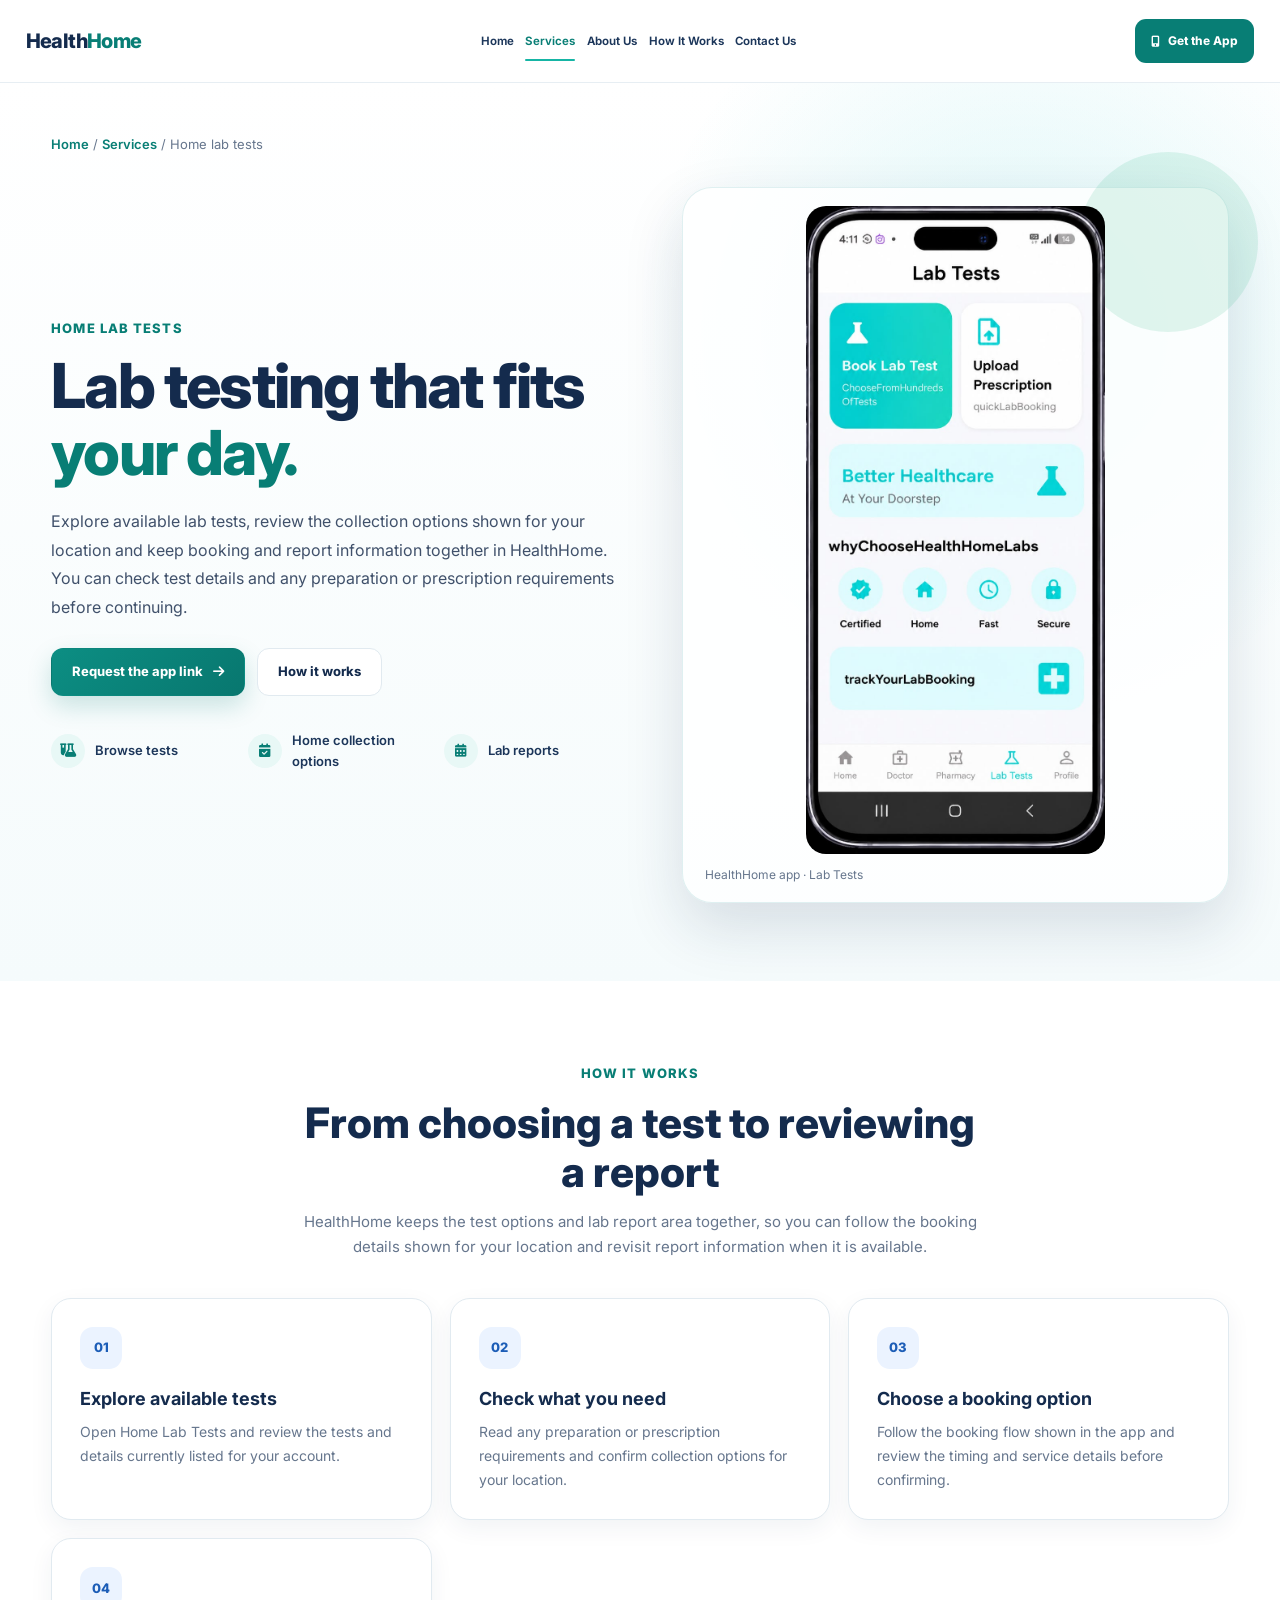
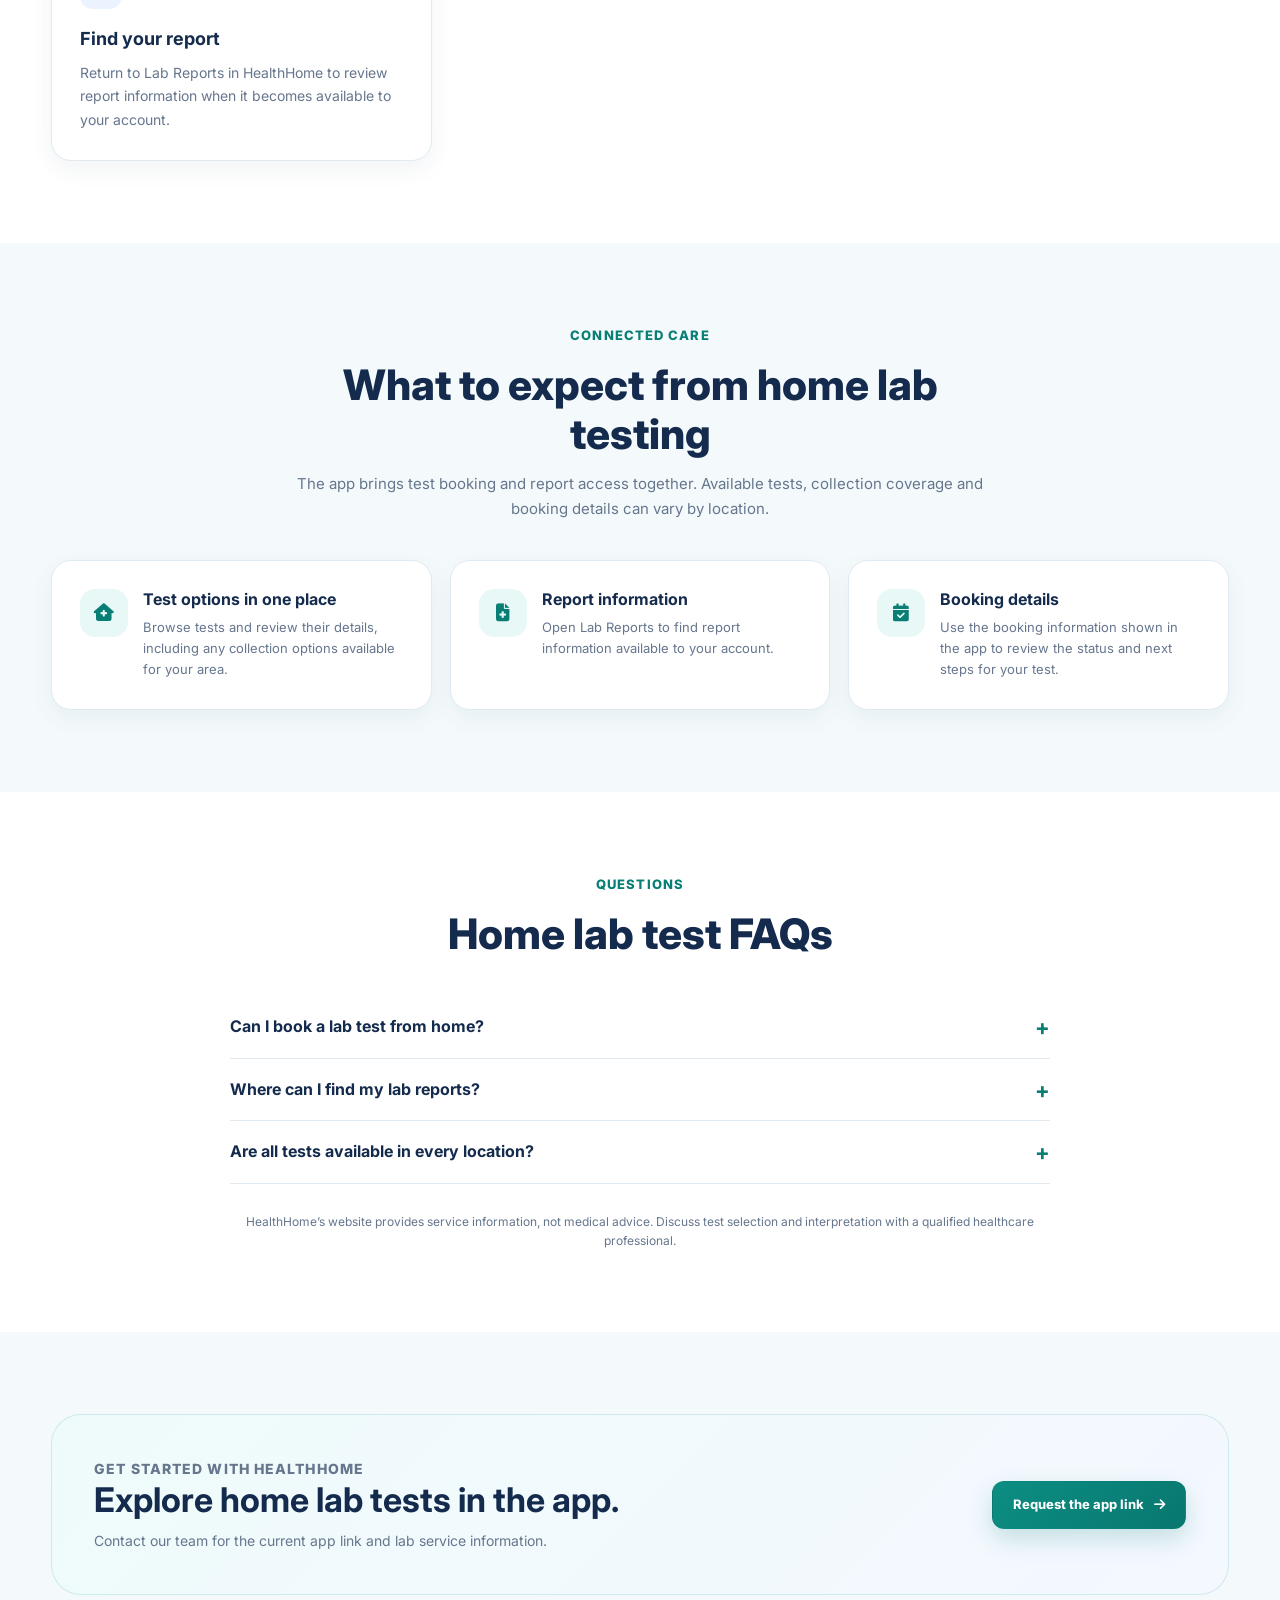
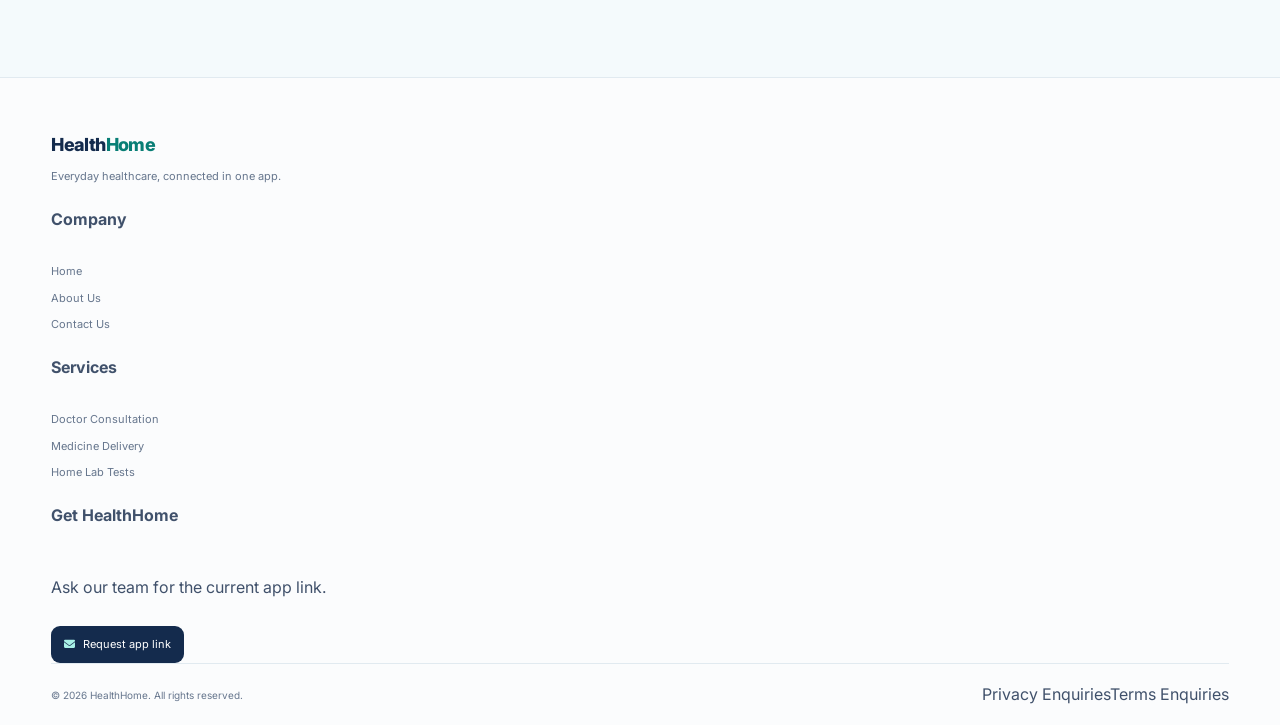
<file: home-lab-tests.html>
<!DOCTYPE html>
<html lang="en">
<head>
    <meta charset="UTF-8">
    <meta name="viewport" content="width=device-width, initial-scale=1">
    <meta name="theme-color" content="#ffffff">
    <meta name="description" content="Explore home lab tests in HealthHome, review booking options and find lab report information in one app.">
    <link rel="canonical" href="https://www.healthhome.in/home-lab-tests.html">
    <title>Home Lab Tests &amp; Reports | HealthHome</title>
    <meta property="og:type" content="website">
    <meta property="og:url" content="https://www.healthhome.in/home-lab-tests.html">
    <meta property="og:title" content="Home Lab Tests &amp; Reports | HealthHome">
    <meta property="og:description" content="Explore home lab tests in HealthHome, review booking options and find lab report information in one app.">
    <meta property="og:image" content="https://www.healthhome.in/lab-tests.png">
    <meta property="og:image:alt" content="HealthHome Lab Tests screen with test booking and prescription upload options">
    <meta name="twitter:card" content="summary_large_image">
    <link rel="preconnect" href="https://fonts.googleapis.com">
    <link rel="preconnect" href="https://fonts.gstatic.com" crossorigin>
    <link rel="preconnect" href="https://cdnjs.cloudflare.com" crossorigin>
    <link href="https://fonts.googleapis.com/css2?family=Inter:wght@400;500;600;700;800&display=swap" rel="stylesheet">
    <link rel="stylesheet" href="https://cdnjs.cloudflare.com/ajax/libs/font-awesome/6.5.2/css/all.min.css">
    <link rel="stylesheet" href="style.css">
    <link rel="stylesheet" href="service-pages.css">
</head>
<body>
    <a class="skip-link" href="#main-content">Skip to main content</a>

    <header class="navbar" id="navbar">
        <div class="container navbar-container">
            <a href="index.html#home" class="logo">
                
                <span class="logo-text">Health<span>Home</span></span>
            </a>
            <nav class="nav-menu" id="navMenu" aria-label="Main navigation">
                <a href="index.html#home" class="nav-link">Home</a>
                <a href="index.html#services" class="nav-link active" aria-current="page">Services</a>
                <a href="index.html#about" class="nav-link">About Us</a>
                <a href="index.html#how-it-works" class="nav-link">How It Works</a>
                <a href="index.html#contact" class="nav-link">Contact Us</a>
            </nav>
            <a href="mailto:healthhome2003@gmail.com?subject=HealthHome%20app%20link" class="nav-download-btn"><i aria-hidden="true" class="fa-solid fa-mobile-screen-button"></i><span>Get the App</span></a>
            <button class="mobile-menu-btn" id="mobileMenuBtn" type="button" aria-label="Open navigation menu" aria-controls="navMenu" aria-expanded="false"><i class="fa-solid fa-bars" aria-hidden="true"></i></button>
        </div>
    </header>

    <main class="service-page-main" id="main-content" tabindex="-1">
        <section class="service-hero">
            <div class="container">
                <nav class="service-breadcrumb" aria-label="Breadcrumb">
                    <a href="index.html#home">Home</a> / <a href="index.html#services">Services</a> / <span aria-current="page">Home lab tests</span>
                </nav>
                <div class="service-hero-grid">
                    <div class="service-hero-copy">
                        <p class="service-kicker">Home lab tests</p>
                        <h1 class="service-page-title">Lab testing that fits <span>your day.</span></h1>
                        <p class="service-page-lead">Explore available lab tests, review the collection options shown for your location and keep booking and report information together in HealthHome. You can check test details and any preparation or prescription requirements before continuing.</p>
                        <div class="service-hero-actions">
                            <a class="primary-btn" href="mailto:healthhome2003@gmail.com?subject=HealthHome%20lab%20tests%20app%20link">Request the app link <i aria-hidden="true" class="fa-solid fa-arrow-right"></i></a>
                            <a class="secondary-btn" href="#how-it-works">How it works</a>
                        </div>
                        <div class="service-highlights" aria-label="Home lab test features">
                            <div class="service-highlight"><i class="fa-solid fa-flask-vial" aria-hidden="true"></i><span>Browse tests</span></div>
                            <div class="service-highlight"><i class="fa-solid fa-calendar-check" aria-hidden="true"></i><span>Home collection options</span></div>
                            <div class="service-highlight"><i class="fa-solid fa-calendar-days" aria-hidden="true"></i><span>Lab reports</span></div>
                        </div>
                    </div>
                    <div class="service-hero-visual">
                        <img class="service-hero-image" src="lab-tests.png" alt="HealthHome Lab Tests screen showing test booking and prescription upload options" width="737" height="1600" fetchpriority="high" decoding="async">
                        <p class="service-image-caption">HealthHome app · Lab Tests</p>
                    </div>
                </div>
            </div>
        </section>

        <section class="service-section" id="how-it-works">
            <div class="container">
                <div class="service-section-heading">
                    <p class="service-kicker">How it works</p>
                    <h2>From choosing a test to reviewing a report</h2>
                    <p>HealthHome keeps the test options and lab report area together, so you can follow the booking details shown for your location and revisit report information when it is available.</p>
                </div>
                <div class="service-step-grid">
                    <article class="service-detail-card"><span class="service-card-number">01</span><h3>Explore available tests</h3><p>Open Home Lab Tests and review the tests and details currently listed for your account.</p></article>
                    <article class="service-detail-card"><span class="service-card-number">02</span><h3>Check what you need</h3><p>Read any preparation or prescription requirements and confirm collection options for your location.</p></article>
                    <article class="service-detail-card"><span class="service-card-number">03</span><h3>Choose a booking option</h3><p>Follow the booking flow shown in the app and review the timing and service details before confirming.</p></article>
                    <article class="service-detail-card"><span class="service-card-number">04</span><h3>Find your report</h3><p>Return to Lab Reports in HealthHome to review report information when it becomes available to your account.</p></article>
                </div>
            </div>
        </section>

        <section class="service-section service-section-light">
            <div class="container">
                <div class="service-section-heading">
                    <p class="service-kicker">Connected care</p>
                    <h2>What to expect from home lab testing</h2>
                    <p>The app brings test booking and report access together. Available tests, collection coverage and booking details can vary by location.</p>
                </div>
                <div class="service-feature-grid">
                    <article class="service-detail-card service-feature-card"><span class="service-feature-icon"><i class="fa-solid fa-house-medical" aria-hidden="true"></i></span><div><h3>Test options in one place</h3><p>Browse tests and review their details, including any collection options available for your area.</p></div></article>
                    <article class="service-detail-card service-feature-card"><span class="service-feature-icon"><i class="fa-solid fa-file-medical" aria-hidden="true"></i></span><div><h3>Report information</h3><p>Open Lab Reports to find report information available to your account.</p></div></article>
                    <article class="service-detail-card service-feature-card"><span class="service-feature-icon"><i class="fa-solid fa-calendar-check" aria-hidden="true"></i></span><div><h3>Booking details</h3><p>Use the booking information shown in the app to review the status and next steps for your test.</p></div></article>
                </div>
            </div>
        </section>

        <section class="service-section">
            <div class="container">
                <div class="service-section-heading"><p class="service-kicker">Questions</p><h2>Home lab test FAQs</h2></div>
                <div class="service-faq">
                    <details><summary>Can I book a lab test from home?</summary><p>HealthHome includes a Home Lab Tests service. Open the app to see tests and booking options currently available for your area.</p></details>
                    <details><summary>Where can I find my lab reports?</summary><p>Use the Lab Reports area in the HealthHome app to review report information available to your account.</p></details>
                    <details><summary>Are all tests available in every location?</summary><p>Service availability may vary by location. Check the current options and booking details in the app.</p></details>
                </div>
                <p class="service-disclaimer">HealthHome’s website provides service information, not medical advice. Discuss test selection and interpretation with a qualified healthcare professional.</p>
            </div>
        </section>

        <section class="service-section service-section-light">
            <div class="container"><div class="service-cta">
                <div><p class="service-kicker">Get started with HealthHome</p><h2>Explore home lab tests in the app.</h2><p>Contact our team for the current app link and lab service information.</p></div>
                <a class="primary-btn" href="mailto:healthhome2003@gmail.com?subject=HealthHome%20lab%20tests%20app%20link">Request the app link <i aria-hidden="true" class="fa-solid fa-arrow-right"></i></a>
            </div></div>
        </section>
    </main>

    <footer class="footer">
        <div class="container">
            <div class="footer-top">
                <div class="footer-brand"><a href="index.html#home" class="footer-logo"><span>Health<span>Home</span></span></a><p>Everyday healthcare, connected in one app.</p></div>
                <nav class="footer-column" aria-label="Company"><h4>Company</h4><a href="index.html#home">Home</a><a href="index.html#about">About Us</a><a href="index.html#contact">Contact Us</a></nav>
                <nav class="footer-column" aria-label="Services"><h4>Services</h4><a href="doctors.html">Doctor Consultation</a><a href="medicine-delivery.html">Medicine Delivery</a><a href="home-lab-tests.html">Home Lab Tests</a></nav>
                <div class="footer-column footer-download"><h4>Get HealthHome</h4><p>Ask our team for the current app link.</p><a class="footer-play-btn" href="mailto:healthhome2003@gmail.com?subject=HealthHome%20app%20link"><i class="fa-solid fa-envelope" aria-hidden="true"></i><span>Request app link</span></a></div>
            </div>
            <div class="footer-bottom"><p>© <span id="currentYear"></span> HealthHome. All rights reserved.</p><div class="footer-bottom-links"><a href="mailto:healthhome2003@gmail.com?subject=Privacy%20enquiry">Privacy Enquiries</a><a href="mailto:healthhome2003@gmail.com?subject=Terms%20enquiry">Terms Enquiries</a></div></div>
        </div>
    </footer>
    <script src="script.js"></script>
</body>
</html>
</file>
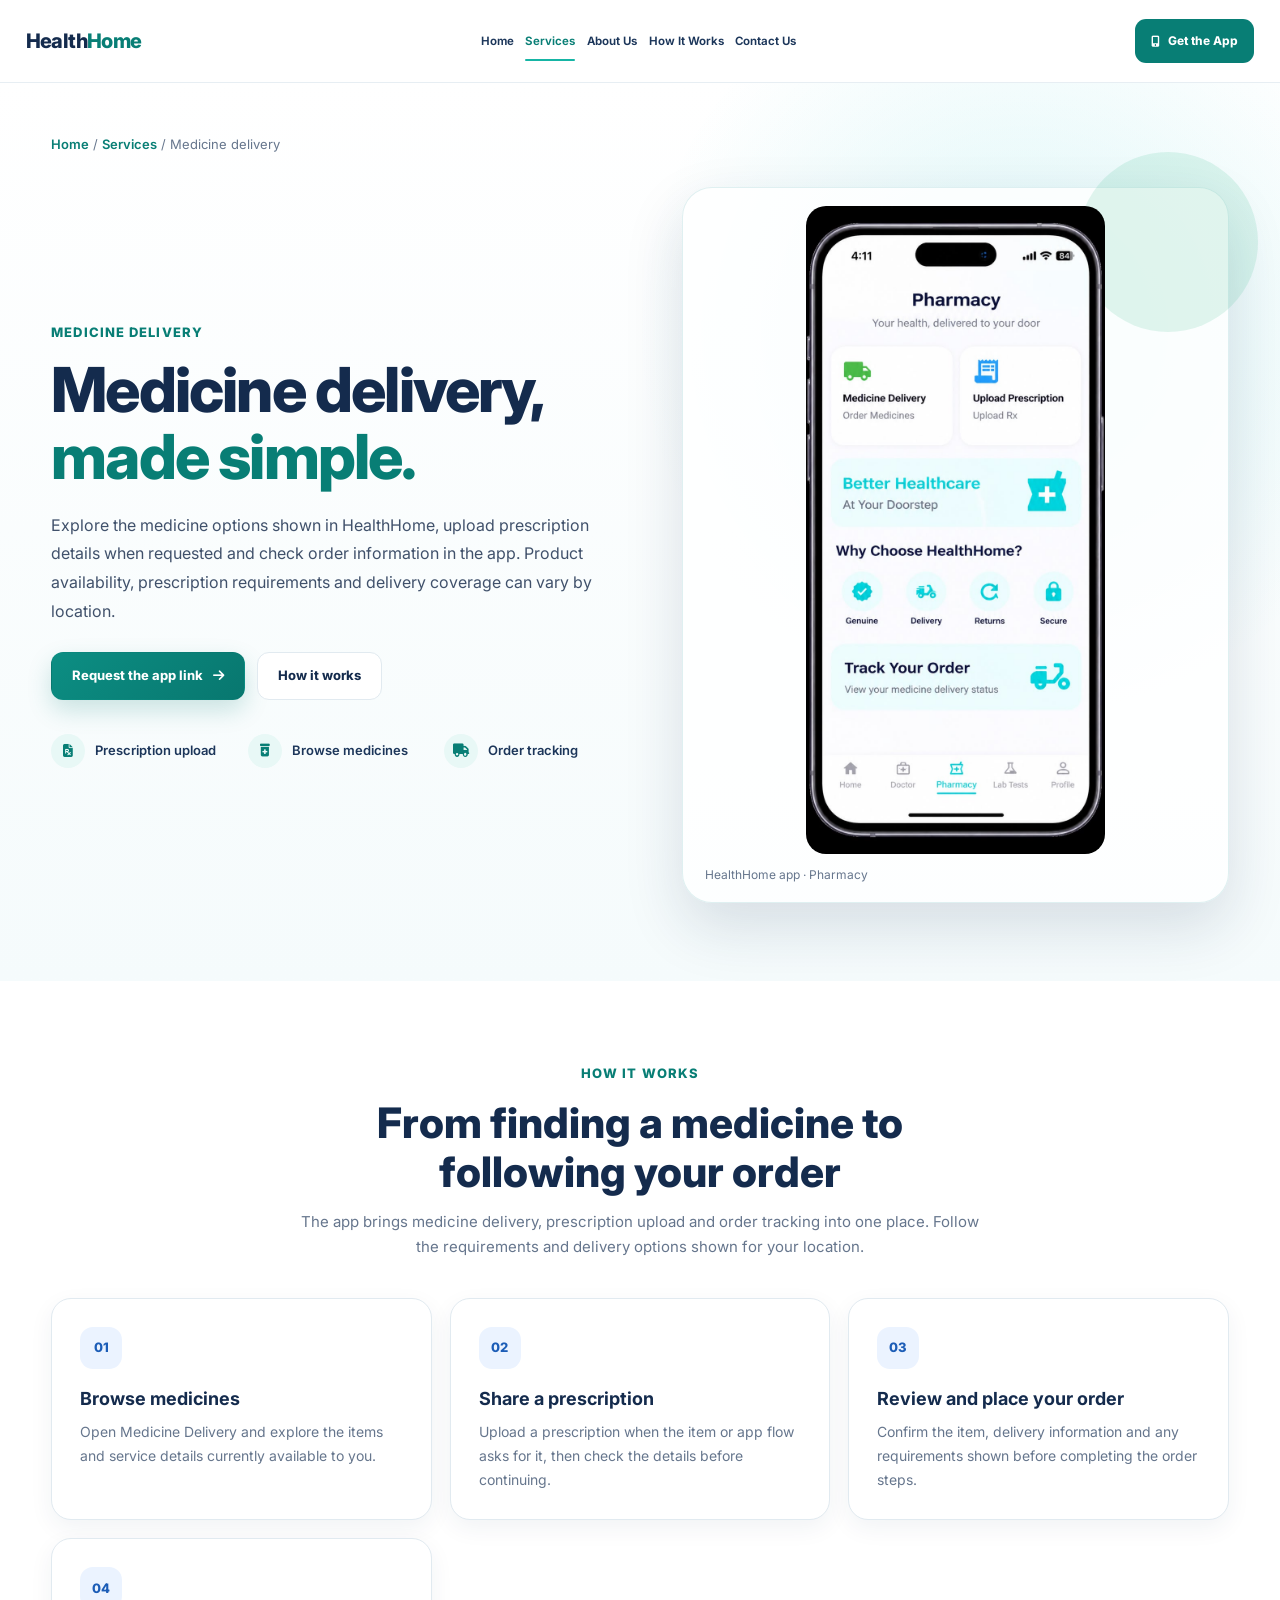
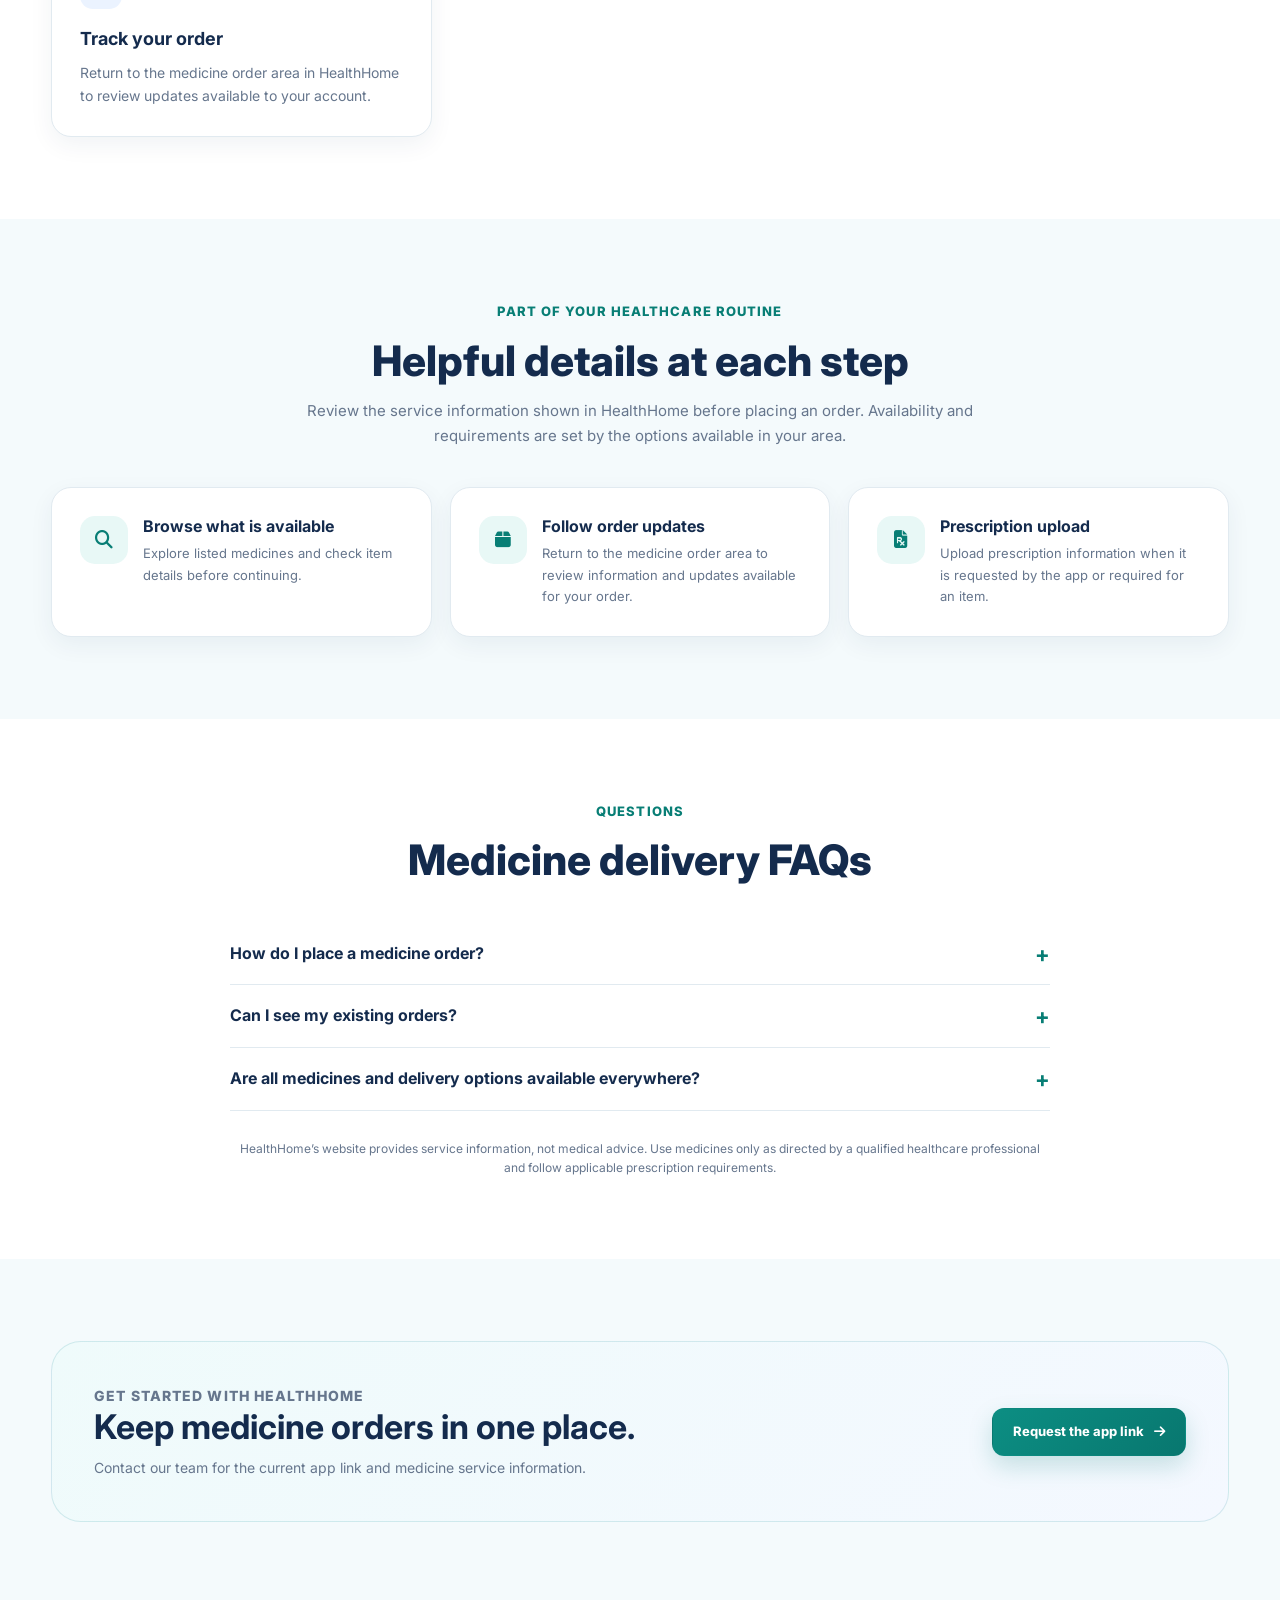
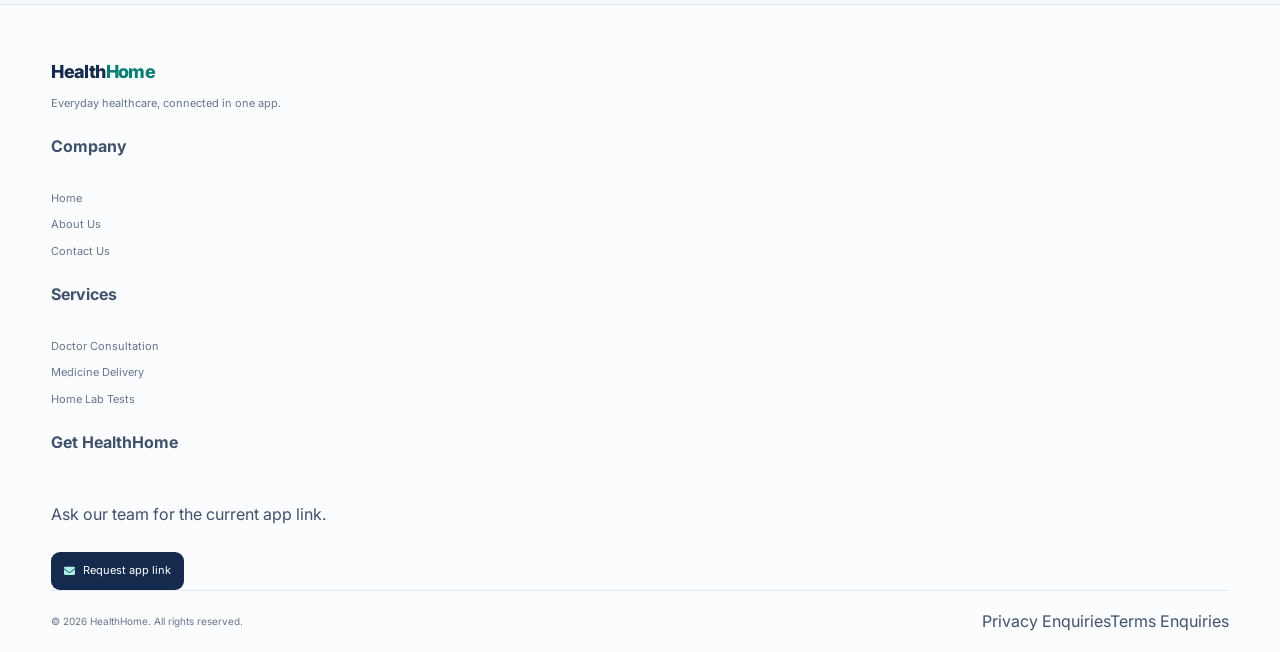
<file: medicine-delivery.html>
<!DOCTYPE html>
<html lang="en">
<head>
    <meta charset="UTF-8">
    <meta name="viewport" content="width=device-width, initial-scale=1">
    <meta name="theme-color" content="#ffffff">
    <meta name="description" content="Explore medicine delivery in HealthHome, share prescription details when needed and keep track of order information in one app.">
    <link rel="canonical" href="https://www.healthhome.in/medicine-delivery.html">
    <title>Medicine Delivery &amp; Prescription Upload | HealthHome</title>
    <meta property="og:type" content="website">
    <meta property="og:url" content="https://www.healthhome.in/medicine-delivery.html">
    <meta property="og:title" content="Medicine Delivery &amp; Prescription Upload | HealthHome">
    <meta property="og:description" content="Explore medicine delivery in HealthHome, share prescription details when needed and keep track of order information in one app.">
    <meta property="og:image" content="https://www.healthhome.in/pharmacy.png">
    <meta property="og:image:alt" content="HealthHome Pharmacy screen with medicine delivery, prescription upload and order tracking">
    <meta name="twitter:card" content="summary_large_image">
    <link rel="preconnect" href="https://fonts.googleapis.com">
    <link rel="preconnect" href="https://fonts.gstatic.com" crossorigin>
    <link rel="preconnect" href="https://cdnjs.cloudflare.com" crossorigin>
    <link href="https://fonts.googleapis.com/css2?family=Inter:wght@400;500;600;700;800&display=swap" rel="stylesheet">
    <link rel="stylesheet" href="https://cdnjs.cloudflare.com/ajax/libs/font-awesome/6.5.2/css/all.min.css">
    <link rel="stylesheet" href="style.css">
    <link rel="stylesheet" href="service-pages.css">
</head>
<body>
    <a class="skip-link" href="#main-content">Skip to main content</a>

    <header class="navbar" id="navbar">
        <div class="container navbar-container">
            <a href="index.html#home" class="logo">
                
                <span class="logo-text">Health<span>Home</span></span>
            </a>
            <nav class="nav-menu" id="navMenu" aria-label="Main navigation">
                <a href="index.html#home" class="nav-link">Home</a>
                <a href="index.html#services" class="nav-link active" aria-current="page">Services</a>
                <a href="index.html#about" class="nav-link">About Us</a>
                <a href="index.html#how-it-works" class="nav-link">How It Works</a>
                <a href="index.html#contact" class="nav-link">Contact Us</a>
            </nav>
            <a href="mailto:healthhome2003@gmail.com?subject=HealthHome%20app%20link" class="nav-download-btn"><i aria-hidden="true" class="fa-solid fa-mobile-screen-button"></i><span>Get the App</span></a>
            <button class="mobile-menu-btn" id="mobileMenuBtn" type="button" aria-label="Open navigation menu" aria-controls="navMenu" aria-expanded="false"><i class="fa-solid fa-bars" aria-hidden="true"></i></button>
        </div>
    </header>

    <main class="service-page-main" id="main-content" tabindex="-1">
        <section class="service-hero">
            <div class="container">
                <nav class="service-breadcrumb" aria-label="Breadcrumb">
                    <a href="index.html#home">Home</a> / <a href="index.html#services">Services</a> / <span aria-current="page">Medicine delivery</span>
                </nav>
                <div class="service-hero-grid">
                    <div class="service-hero-copy">
                        <p class="service-kicker">Medicine delivery</p>
                        <h1 class="service-page-title">Medicine delivery, <span>made simple.</span></h1>
                        <p class="service-page-lead">Explore the medicine options shown in HealthHome, upload prescription details when requested and check order information in the app. Product availability, prescription requirements and delivery coverage can vary by location.</p>
                        <div class="service-hero-actions">
                            <a class="primary-btn" href="mailto:healthhome2003@gmail.com?subject=HealthHome%20medicine%20delivery%20app%20link">Request the app link <i aria-hidden="true" class="fa-solid fa-arrow-right"></i></a>
                            <a class="secondary-btn" href="#how-it-works">How it works</a>
                        </div>
                        <div class="service-highlights" aria-label="Medicine delivery features">
                            <div class="service-highlight"><i class="fa-solid fa-file-prescription" aria-hidden="true"></i><span>Prescription upload</span></div>
                            <div class="service-highlight"><i class="fa-solid fa-prescription-bottle-medical" aria-hidden="true"></i><span>Browse medicines</span></div>
                            <div class="service-highlight"><i class="fa-solid fa-truck" aria-hidden="true"></i><span>Order tracking</span></div>
                        </div>
                    </div>
                    <div class="service-hero-visual">
                        <img class="service-hero-image" src="pharmacy.png" alt="HealthHome Pharmacy screen showing medicine delivery, prescription upload and order tracking" width="738" height="1600" fetchpriority="high" decoding="async">
                        <p class="service-image-caption">HealthHome app · Pharmacy</p>
                    </div>
                </div>
            </div>
        </section>

        <section class="service-section" id="how-it-works">
            <div class="container">
                <div class="service-section-heading">
                    <p class="service-kicker">How it works</p>
                    <h2>From finding a medicine to following your order</h2>
                    <p>The app brings medicine delivery, prescription upload and order tracking into one place. Follow the requirements and delivery options shown for your location.</p>
                </div>
                <div class="service-step-grid">
                    <article class="service-detail-card"><span class="service-card-number">01</span><h3>Browse medicines</h3><p>Open Medicine Delivery and explore the items and service details currently available to you.</p></article>
                    <article class="service-detail-card"><span class="service-card-number">02</span><h3>Share a prescription</h3><p>Upload a prescription when the item or app flow asks for it, then check the details before continuing.</p></article>
                    <article class="service-detail-card"><span class="service-card-number">03</span><h3>Review and place your order</h3><p>Confirm the item, delivery information and any requirements shown before completing the order steps.</p></article>
                    <article class="service-detail-card"><span class="service-card-number">04</span><h3>Track your order</h3><p>Return to the medicine order area in HealthHome to review updates available to your account.</p></article>
                </div>
            </div>
        </section>

        <section class="service-section service-section-light">
            <div class="container">
                <div class="service-section-heading">
                    <p class="service-kicker">Part of your healthcare routine</p>
                    <h2>Helpful details at each step</h2>
                    <p>Review the service information shown in HealthHome before placing an order. Availability and requirements are set by the options available in your area.</p>
                </div>
                <div class="service-feature-grid">
                    <article class="service-detail-card service-feature-card"><span class="service-feature-icon"><i class="fa-solid fa-magnifying-glass" aria-hidden="true"></i></span><div><h3>Browse what is available</h3><p>Explore listed medicines and check item details before continuing.</p></div></article>
                    <article class="service-detail-card service-feature-card"><span class="service-feature-icon"><i class="fa-solid fa-box" aria-hidden="true"></i></span><div><h3>Follow order updates</h3><p>Return to the medicine order area to review information and updates available for your order.</p></div></article>
                    <article class="service-detail-card service-feature-card"><span class="service-feature-icon"><i class="fa-solid fa-file-prescription" aria-hidden="true"></i></span><div><h3>Prescription upload</h3><p>Upload prescription information when it is requested by the app or required for an item.</p></div></article>
                </div>
            </div>
        </section>

        <section class="service-section">
            <div class="container">
                <div class="service-section-heading"><p class="service-kicker">Questions</p><h2>Medicine delivery FAQs</h2></div>
                <div class="service-faq">
                    <details><summary>How do I place a medicine order?</summary><p>Open Medicine Delivery in HealthHome, review the items available to you, and follow the order steps shown in the app.</p></details>
                    <details><summary>Can I see my existing orders?</summary><p>The app includes a medicine orders area. Open it to review the current order information available to your account.</p></details>
                    <details><summary>Are all medicines and delivery options available everywhere?</summary><p>Availability depends on the options shown in the app for your location. Check the current details before placing an order.</p></details>
                </div>
                <p class="service-disclaimer">HealthHome’s website provides service information, not medical advice. Use medicines only as directed by a qualified healthcare professional and follow applicable prescription requirements.</p>
            </div>
        </section>

        <section class="service-section service-section-light">
            <div class="container"><div class="service-cta">
                <div><p class="service-kicker">Get started with HealthHome</p><h2>Keep medicine orders in one place.</h2><p>Contact our team for the current app link and medicine service information.</p></div>
                <a class="primary-btn" href="mailto:healthhome2003@gmail.com?subject=HealthHome%20medicine%20service%20app%20link">Request the app link <i aria-hidden="true" class="fa-solid fa-arrow-right"></i></a>
            </div></div>
        </section>
    </main>

    <footer class="footer">
        <div class="container">
            <div class="footer-top">
                <div class="footer-brand"><a href="index.html#home" class="footer-logo"><span>Health<span>Home</span></span></a><p>Everyday healthcare, connected in one app.</p></div>
                <nav class="footer-column" aria-label="Company"><h4>Company</h4><a href="index.html#home">Home</a><a href="index.html#about">About Us</a><a href="index.html#contact">Contact Us</a></nav>
                <nav class="footer-column" aria-label="Services"><h4>Services</h4><a href="doctors.html">Doctor Consultation</a><a href="medicine-delivery.html">Medicine Delivery</a><a href="home-lab-tests.html">Home Lab Tests</a></nav>
                <div class="footer-column footer-download"><h4>Get HealthHome</h4><p>Ask our team for the current app link.</p><a class="footer-play-btn" href="mailto:healthhome2003@gmail.com?subject=HealthHome%20app%20link"><i class="fa-solid fa-envelope" aria-hidden="true"></i><span>Request app link</span></a></div>
            </div>
            <div class="footer-bottom"><p>© <span id="currentYear"></span> HealthHome. All rights reserved.</p><div class="footer-bottom-links"><a href="mailto:healthhome2003@gmail.com?subject=Privacy%20enquiry">Privacy Enquiries</a><a href="mailto:healthhome2003@gmail.com?subject=Terms%20enquiry">Terms Enquiries</a></div></div>
        </div>
    </footer>
    <script src="script.js"></script>
</body>
</html>
</file>
<file: style.css>
:root {
    --primary: #16B5A5;
    --primary-dark: #087E75;
    --secondary: #2378E8;
    --secondary-dark: #1C5DB7;
    --green: #087E75;
    --green-light: #E4F7F4;
    --teal-light: #E8F8F6;
    --blue-light: #EBF3FF;
    --purple-light: #F2EEFF;
    --orange-light: #FFF3E8;
    --dark: #142B4D;
    --dark-blue: #1C365A;
    --text: #40516B;
    --text-light: #66768D;
    --white: #FFFFFF;
    --background: #FFFFFF;
    --section-light: #F4FAFC;
    --border: #E1EAF0;
    --shadow-small: 0 8px 24px rgba(20, 43, 77, 0.06);
    --shadow-medium: 0 16px 40px rgba(20, 43, 77, 0.10);
    --shadow-large: 0 24px 60px rgba(20, 43, 77, 0.14);
    --radius-small: 12px;
    --radius-medium: 20px;
    --radius-large: 30px;
    --container-width: 1240px;
}

*,
*::before,
*::after {
    box-sizing: border-box;
}

html {
    scroll-behavior: smooth;
    scroll-padding-top: 92px;
}

body {
    margin: 0;
    overflow-x: clip;
    background: var(--white);
    color: var(--text);
    font-family: Inter, Arial, sans-serif;
    line-height: 1.6;
    text-rendering: optimizeLegibility;
    -webkit-font-smoothing: antialiased;
}

body,
button,
input,
select,
textarea {
    font-family: Inter, Arial, sans-serif;
}

img,
picture {
    display: block;
    max-width: 100%;
}

img {
    height: auto;
}

a {
    color: inherit;
    text-decoration: none;
}

button,
input,
select,
textarea {
    font: inherit;
}

button,
summary {
    -webkit-tap-highlight-color: transparent;
}

section[id] {
    scroll-margin-top: 92px;
}

.container {
    width: min(92%, var(--container-width));
    margin-inline: auto;
}

.skip-link {
    position: fixed;
    z-index: 2000;
    top: 12px;
    left: 12px;
    padding: 11px 15px;
    border-radius: 10px;
    background: var(--dark);
    color: var(--white);
    font-weight: 700;
    transform: translateY(-160%);
}

.skip-link:focus {
    transform: translateY(0);
}

a:focus-visible,
button:focus-visible,
input:focus-visible,
select:focus-visible,
textarea:focus-visible,
summary:focus-visible {
    outline: 3px solid var(--secondary);
    outline-offset: 3px;
}

.navbar {
    position: fixed;
    z-index: 1000;
    inset: 0 0 auto;
    border-bottom: 1px solid rgba(225, 234, 240, 0.8);
    background: rgba(255, 255, 255, 0.94);
    backdrop-filter: blur(16px);
    -webkit-backdrop-filter: blur(16px);
    transition: box-shadow 180ms ease, background 180ms ease;
}

.navbar.scrolled {
    box-shadow: 0 8px 28px rgba(20, 43, 77, 0.08);
    background: rgba(255, 255, 255, 0.98);
}

.navbar-container {
    display: flex;
    width: min(96%, 1440px);
    min-height: 82px;
    align-items: center;
    gap: 18px;
    margin-inline: auto;
}

.logo,
.footer-logo {
    display: inline-flex;
    flex: 0 0 auto;
    align-items: center;
    gap: 8px;
}

.logo picture,
.footer-logo picture {
    flex: 0 0 auto;
}

.logo-image {
    width: 38px;
    height: 38px;
    object-fit: contain;
}

.logo-text,
.footer-logo > span {
    color: var(--dark);
    font-size: 20px;
    font-weight: 800;
    letter-spacing: -0.6px;
    line-height: 1;
}

.logo-text span,
.footer-logo > span span {
    color: var(--primary-dark);
}

.nav-menu {
    display: flex;
    flex: 1 1 auto;
    align-items: center;
    justify-content: center;
    gap: clamp(8px, 0.9vw, 15px);
    margin-left: auto;
}

.nav-link {
    position: relative;
    padding: 30px 0;
    color: var(--dark-blue);
    font-size: 11.5px;
    font-weight: 650;
    white-space: nowrap;
    transition: color 160ms ease;
}

.nav-link:hover,
.nav-link.active {
    color: var(--primary-dark);
}

.nav-link.active::after {
    position: absolute;
    right: 0;
    bottom: 19px;
    left: 0;
    height: 2px;
    border-radius: 99px;
    background: var(--primary);
    content: "";
}

.nav-cta,
.nav-download-btn {
    display: inline-flex;
    min-height: 44px;
    flex: 0 0 auto;
    align-items: center;
    justify-content: center;
    gap: 9px;
    padding: 0 16px;
    border: 0;
    border-radius: 11px;
    background: var(--primary-dark);
    color: var(--white);
    font-size: 12px;
    font-weight: 750;
    white-space: nowrap;
    transition: transform 160ms ease, box-shadow 160ms ease, background 160ms ease;
}

.nav-cta:hover,
.nav-download-btn:hover {
    transform: translateY(-1px);
    background: #066F68;
    box-shadow: 0 8px 20px rgba(8, 126, 117, 0.2);
}

.nav-cta i,
.nav-download-btn i {
    font-size: 11px;
}

.mobile-menu-btn,
.mobile-nav-cta {
    display: none;
}

.hero-section {
    position: relative;
    overflow: hidden;
    padding: 150px 0 76px;
    background:
        radial-gradient(circle at 83% 26%, rgba(22, 181, 165, 0.11), transparent 31%),
        linear-gradient(180deg, #FFFFFF 0%, #F5FAFC 100%);
}

.hero-container {
    display: grid;
    min-height: 540px;
    grid-template-columns: 1.05fr 0.95fr;
    align-items: center;
    gap: 48px;
}

.hero-content {
    max-width: 670px;
}

.eyebrow,
.section-kicker {
    margin: 0 0 13px;
    color: var(--primary-dark);
    font-size: 12px;
    font-weight: 800;
    letter-spacing: 1.3px;
    text-transform: uppercase;
}

.eyebrow {
    display: inline-flex;
    align-items: center;
    gap: 9px;
}

.eyebrow-dot {
    width: 8px;
    height: 8px;
    border-radius: 50%;
    background: var(--primary);
    box-shadow: 0 0 0 5px rgba(22, 181, 165, 0.14);
}

.hero-content h1 {
    max-width: 720px;
    margin: 0 0 20px;
    color: var(--dark);
    font-size: clamp(42px, 5.25vw, 68px);
    font-weight: 800;
    letter-spacing: -2.8px;
    line-height: 1.04;
}

.hero-content h1 span,
.section-heading h2 span,
.audience-copy h2 span,
.sector-copy h2 span,
.about-heading h2 span,
.faq-heading h2 span {
    color: var(--primary-dark);
}

.hero-description {
    max-width: 620px;
    margin: 0 0 27px;
    color: var(--text);
    font-size: 16px;
    line-height: 1.8;
}

.hero-actions,
.service-hero-actions {
    display: flex;
    flex-wrap: wrap;
    align-items: center;
    gap: 12px;
}

.button,
.primary-btn,
.secondary-btn {
    display: inline-flex;
    min-height: 48px;
    align-items: center;
    justify-content: center;
    gap: 10px;
    padding: 0 20px;
    border: 1px solid transparent;
    border-radius: 12px;
    font-size: 13px;
    font-weight: 750;
    line-height: 1.2;
    transition: transform 160ms ease, box-shadow 160ms ease, background 160ms ease, border-color 160ms ease;
}

.button:hover,
.primary-btn:hover,
.secondary-btn:hover {
    transform: translateY(-2px);
}

.button-primary,
.primary-btn {
    background: linear-gradient(135deg, #0C8E83, #08776F);
    color: var(--white);
    box-shadow: 0 10px 24px rgba(8, 126, 117, 0.2);
}

.button-primary:hover,
.primary-btn:hover {
    box-shadow: 0 14px 28px rgba(8, 126, 117, 0.27);
}

.button-secondary,
.secondary-btn {
    border-color: var(--border);
    background: var(--white);
    color: var(--dark);
}

.button-secondary:hover,
.secondary-btn:hover {
    border-color: var(--primary);
    color: var(--primary-dark);
}

.button-light {
    background: var(--white);
    color: var(--primary-dark);
    box-shadow: var(--shadow-small);
}

.hero-service-list {
    display: flex;
    flex-wrap: wrap;
    gap: 10px 18px;
    margin-top: 30px;
}

.hero-service-list span {
    display: inline-flex;
    align-items: center;
    gap: 7px;
    color: var(--text-light);
    font-size: 11px;
    font-weight: 650;
}

.hero-service-list i {
    color: var(--primary-dark);
    font-size: 13px;
}

.hero-visual {
    position: relative;
    display: flex;
    min-height: 500px;
    align-items: center;
    justify-content: center;
    isolation: isolate;
}

.hero-visual picture {
    display: contents;
}

.hero-visual-glow {
    position: absolute;
    z-index: -1;
    width: min(88%, 450px);
    aspect-ratio: 1;
    border-radius: 50%;
    background: linear-gradient(135deg, rgba(22, 181, 165, 0.15), rgba(35, 120, 232, 0.08));
    filter: blur(1px);
}

.hero-app-image {
    position: relative;
    z-index: 1;
    width: min(100%, 430px);
    max-height: 550px;
    object-fit: contain;
    filter: drop-shadow(0 28px 34px rgba(20, 43, 77, 0.16));
    animation: hero-float 6s ease-in-out infinite;
}

.hero-floating-note {
    position: absolute;
    z-index: 2;
    right: -2px;
    bottom: 8%;
    display: flex;
    align-items: center;
    gap: 11px;
    padding: 12px 16px;
    border: 1px solid rgba(225, 234, 240, 0.9);
    border-radius: 15px;
    background: rgba(255, 255, 255, 0.96);
    box-shadow: var(--shadow-medium);
}

.note-icon {
    display: grid;
    width: 38px;
    height: 38px;
    place-items: center;
    border-radius: 12px;
    background: var(--teal-light);
    color: var(--primary-dark);
}

.hero-floating-note strong,
.hero-floating-note small {
    display: block;
}

.hero-floating-note strong {
    color: var(--dark);
    font-size: 12px;
}

.hero-floating-note small {
    color: var(--text-light);
    font-size: 10px;
}

@keyframes hero-float {
    0%, 100% { transform: translateY(0); }
    50% { transform: translateY(-8px); }
}

.section {
    padding: 88px 0;
}

.section-heading {
    max-width: 740px;
    margin: 0 auto 42px;
    text-align: center;
}

.section-heading h2,
.audience-copy h2,
.sector-copy h2,
.about-heading h2,
.faq-heading h2 {
    margin: 0 0 14px;
    color: var(--dark);
    font-size: clamp(30px, 4vw, 46px);
    font-weight: 800;
    letter-spacing: -1.5px;
    line-height: 1.12;
}

.section-heading > p:last-child,
.section-lead,
.about-heading > p:last-child {
    margin: 0;
    color: var(--text-light);
    font-size: 15px;
    line-height: 1.75;
}

.services-section {
    background: var(--white);
}

.service-grid {
    display: grid;
    grid-template-columns: repeat(4, minmax(0, 1fr));
    gap: 18px;
}

.service-card {
    position: relative;
    display: flex;
    min-height: 300px;
    flex-direction: column;
    align-items: flex-start;
    padding: 26px 24px 23px;
    overflow: hidden;
    border: 1px solid var(--border);
    border-radius: var(--radius-medium);
    background: var(--white);
    box-shadow: var(--shadow-small);
    transition: transform 200ms ease, box-shadow 200ms ease, border-color 200ms ease;
}

.service-card::before {
    position: absolute;
    inset: 0 0 auto;
    height: 3px;
    background: linear-gradient(90deg, var(--primary), var(--secondary));
    content: "";
    transform: scaleX(0);
    transform-origin: left;
    transition: transform 200ms ease;
}

.service-card:hover {
    transform: translateY(-5px);
    border-color: rgba(22, 181, 165, 0.36);
    box-shadow: var(--shadow-medium);
}

.service-card:hover::before {
    transform: scaleX(1);
}

.service-icon,
.sector-icon {
    display: grid;
    width: 54px;
    height: 54px;
    place-items: center;
    border-radius: 16px;
    font-size: 21px;
}

.service-card-blue .service-icon,
.sector-icon-blue { background: var(--blue-light); color: var(--secondary-dark); }
.service-card-teal .service-icon,
.sector-icon-teal { background: var(--teal-light); color: var(--primary-dark); }
.service-card-purple .service-icon,
.sector-icon-purple { background: var(--purple-light); color: #6652C8; }
.service-card-orange .service-icon { background: var(--orange-light); color: #B76A14; }

.card-overline {
    margin: 20px 0 5px;
    color: var(--text-light);
    font-size: 10px;
    font-weight: 750;
    letter-spacing: 0.8px;
    text-transform: uppercase;
}

.service-card h3 {
    margin: 0 0 9px;
    color: var(--dark);
    font-size: 17px;
    line-height: 1.3;
}

.service-card > p:not(.card-overline) {
    margin: 0 0 18px;
    color: var(--text-light);
    font-size: 12px;
    line-height: 1.65;
}

.text-link {
    display: inline-flex;
    align-items: center;
    gap: 8px;
    margin-top: auto;
    color: var(--primary-dark);
    font-size: 11px;
    font-weight: 800;
}

.text-link i {
    transition: transform 160ms ease;
}

.text-link:hover i {
    transform: translateX(3px);
}

.availability-note {
    display: flex;
    align-items: flex-start;
    gap: 8px;
    margin: 20px 0 0;
    color: var(--text-light);
    font-size: 11px;
    line-height: 1.6;
}

.availability-note i {
    margin-top: 2px;
    color: var(--secondary-dark);
}

.patient-section,
.sector-section,
.about-section {
    background: var(--section-light);
}

.audience-layout,
.sector-layout,
.about-layout,
.faq-layout,
.contact-layout {
    display: grid;
    grid-template-columns: 1fr 1fr;
    align-items: center;
    gap: clamp(36px, 6vw, 76px);
}

.audience-visual {
    position: relative;
    padding: 20px;
    border: 1px solid var(--border);
    border-radius: var(--radius-large);
    background: var(--white);
    box-shadow: var(--shadow-medium);
}

.audience-visual picture {
    display: flex;
    justify-content: center;
}

.audience-visual img {
    width: auto;
    height: min(68vh, 560px);
    max-width: 100%;
    margin-inline: auto;
    border-radius: 18px;
    object-fit: contain;
}

.audience-visual .patient-module-image {
    display: block;
    width: 100%;
    height: auto;
    max-width: 100%;
    max-height: 520px;
    border-radius: 16px;
    object-fit: contain;
}

.audience-visual-caption {
    display: flex;
    align-items: center;
    gap: 8px;
    margin-top: 13px;
    color: var(--dark-blue);
    font-size: 11px;
    font-weight: 700;
}

.audience-visual-caption i {
    color: var(--primary-dark);
}

.audience-copy h2,
.sector-copy h2,
.about-heading h2,
.faq-heading h2 {
    font-size: clamp(30px, 3.6vw, 43px);
}

.feature-list {
    display: grid;
    gap: 13px;
    margin: 24px 0 27px;
    padding: 0;
    list-style: none;
}

.feature-list li {
    display: flex;
    align-items: flex-start;
    gap: 10px;
    color: var(--text);
    font-size: 13px;
    line-height: 1.6;
}

.feature-list i {
    flex: 0 0 auto;
    margin-top: 3px;
    color: var(--primary-dark);
}

.journey-section {
    background: var(--white);
}

.journey-grid {
    display: grid;
    grid-template-columns: repeat(4, minmax(0, 1fr));
    gap: 16px;
    margin: 0;
    padding: 0;
    list-style: none;
}

.journey-card {
    position: relative;
    min-height: 245px;
    padding: 24px 21px;
    border: 1px solid var(--border);
    border-radius: var(--radius-medium);
    background: linear-gradient(180deg, #fff 0%, #FAFCFE 100%);
    box-shadow: var(--shadow-small);
}

.journey-number {
    position: absolute;
    top: 19px;
    right: 20px;
    color: #A7B5C4;
    font-size: 12px;
    font-weight: 800;
}

.journey-icon {
    display: grid;
    width: 46px;
    height: 46px;
    margin-bottom: 25px;
    place-items: center;
    border-radius: 14px;
    background: var(--teal-light);
    color: var(--primary-dark);
    font-size: 18px;
}

.journey-card h3 {
    margin: 0 0 8px;
    color: var(--dark);
    font-size: 15px;
}

.journey-card p {
    margin: 0;
    color: var(--text-light);
    font-size: 12px;
    line-height: 1.65;
}

.provider-intro-section {
    padding: 74px 0;
    background: var(--dark);
}

.provider-intro {
    display: grid;
    grid-template-columns: 1fr 0.9fr;
    align-items: center;
    gap: 50px;
}

.provider-intro .section-kicker {
    color: #62D1C4;
}

.provider-intro h2 {
    max-width: 650px;
    margin: 0;
    color: var(--white);
    font-size: clamp(30px, 4vw, 46px);
    letter-spacing: -1.3px;
    line-height: 1.14;
}

.provider-intro h2 span {
    color: #62D1C4;
}

.provider-intro > div:last-child > p {
    margin: 0 0 19px;
    color: #D2DDE9;
    font-size: 14px;
    line-height: 1.75;
}

.provider-intro .button-secondary {
    border-color: rgba(255, 255, 255, 0.25);
    background: transparent;
    color: var(--white);
}

.provider-intro .button-secondary:hover {
    border-color: #62D1C4;
    color: #A8F1E8;
}

.sector-section {
    background: var(--white);
}

.sector-section-alt {
    background: var(--section-light);
}

.sector-layout {
    align-items: start;
}

.sector-layout-reverse .sector-copy {
    order: 2;
}

.sector-layout-reverse .sector-workflow {
    order: 1;
}

.sector-icon {
    margin-bottom: 22px;
}

.sector-copy .section-lead {
    margin-bottom: 19px;
}

.sector-copy .text-link {
    display: flex;
    width: fit-content;
    margin-top: 11px;
}

.sector-copy .provider-secondary-link {
    color: var(--text-light);
}

.sector-workflow {
    padding: 28px;
    border: 1px solid var(--border);
    border-radius: var(--radius-large);
    background: var(--white);
    box-shadow: var(--shadow-small);
}

.dashboard-preview {
    overflow: hidden;
    margin: 0 0 22px;
    border: 1px solid var(--border);
    border-radius: 16px;
    background: #F3F7FA;
}

.dashboard-preview picture {
    display: flex;
    align-items: center;
    justify-content: center;
    padding: 12px;
}

.dashboard-preview img {
    display: block;
    width: auto;
    height: auto;
    max-width: 100%;
    max-height: min(74vh, 600px);
    object-fit: contain;
}

.dashboard-preview figcaption {
    display: grid;
    gap: 2px;
    padding: 10px 13px;
    border-top: 1px solid var(--border);
    background: var(--white);
}

.dashboard-preview figcaption strong {
    color: var(--dark);
    font-size: 12px;
}

.dashboard-preview figcaption span {
    color: var(--text-light);
    font-size: 11px;
}

.sector-workflow h3 {
    margin: 0 0 18px;
    color: var(--dark);
    font-size: 16px;
}

.compact-steps {
    display: grid;
    gap: 0;
    margin: 0;
    padding: 0;
    list-style: none;
}

.compact-steps li {
    position: relative;
    display: grid;
    grid-template-columns: 36px 1fr;
    gap: 12px;
    padding: 0 0 18px;
}

.compact-steps li:not(:last-child)::after {
    position: absolute;
    top: 27px;
    bottom: 3px;
    left: 17px;
    width: 1px;
    background: var(--border);
    content: "";
}

.compact-steps li > span {
    display: grid;
    z-index: 1;
    width: 35px;
    height: 35px;
    place-items: center;
    border: 1px solid #CAE9E5;
    border-radius: 50%;
    background: #F0FBF9;
    color: var(--primary-dark);
    font-size: 10px;
    font-weight: 800;
}

.compact-steps strong {
    display: block;
    padding: 2px 0 3px;
    color: var(--dark);
    font-size: 12px;
}

.compact-steps p {
    margin: 0;
    color: var(--text-light);
    font-size: 11px;
    line-height: 1.55;
}

.ecosystem-section {
    background: var(--section-light);
}

.ecosystem-map {
    max-width: 1040px;
    margin: 0 auto;
}

.ecosystem-hub-wrap {
    position: relative;
    display: flex;
    justify-content: center;
    padding-bottom: 38px;
}

.ecosystem-hub-wrap::after {
    position: absolute;
    bottom: 0;
    left: 50%;
    width: 1px;
    height: 38px;
    background: #9FCFCB;
    content: "";
}

.ecosystem-provider-grid {
    position: relative;
    display: grid;
    grid-template-columns: repeat(3, minmax(0, 1fr));
    gap: 18px;
    padding-top: 28px;
}

.ecosystem-provider-grid::before {
    position: absolute;
    top: 0;
    right: 16.66%;
    left: 16.66%;
    height: 1px;
    background: #9FCFCB;
    content: "";
}

.ecosystem-provider-grid .ecosystem-node {
    position: relative;
}

.ecosystem-provider-grid .ecosystem-node::before {
    position: absolute;
    top: -28px;
    left: 50%;
    width: 1px;
    height: 28px;
    background: #9FCFCB;
    content: "";
}

.ecosystem-node {
    display: flex;
    min-height: 94px;
    align-items: center;
    gap: 14px;
    padding: 18px 20px;
    border: 1px solid var(--border);
    border-radius: 18px;
    background: var(--white);
    box-shadow: var(--shadow-small);
}

.ecosystem-patient {
    min-width: min(100%, 360px);
    border-color: rgba(22, 181, 165, 0.38);
    box-shadow: 0 12px 30px rgba(8, 126, 117, 0.1);
}

.ecosystem-node > span {
    display: grid;
    width: 46px;
    height: 46px;
    flex: 0 0 46px;
    place-items: center;
    border-radius: 14px;
    background: var(--teal-light);
    color: var(--primary-dark);
    font-size: 18px;
}

.ecosystem-node .node-blue { background: var(--blue-light); color: var(--secondary-dark); }
.ecosystem-node .node-teal { background: var(--teal-light); color: var(--primary-dark); }
.ecosystem-node .node-purple { background: var(--purple-light); color: #6652C8; }

.ecosystem-node strong,
.ecosystem-node small {
    display: block;
}

.ecosystem-node strong {
    color: var(--dark);
    font-size: 14px;
}

.ecosystem-node small {
    margin-top: 3px;
    color: var(--text-light);
    font-size: 11px;
    line-height: 1.45;
}

.ecosystem-caption {
    max-width: 760px;
    margin: 24px auto 0;
    color: var(--text-light);
    font-size: 12px;
    line-height: 1.65;
    text-align: center;
}

.benefits-section {
    background: var(--white);
}

.benefit-grid {
    display: grid;
    grid-template-columns: repeat(4, minmax(0, 1fr));
    gap: 16px;
}

.benefit-card {
    padding: 25px 22px;
    border: 1px solid var(--border);
    border-radius: var(--radius-medium);
    background: var(--white);
    transition: transform 180ms ease, box-shadow 180ms ease;
}

.benefit-card:hover {
    transform: translateY(-4px);
    box-shadow: var(--shadow-medium);
}

.benefit-card > span {
    display: grid;
    width: 44px;
    height: 44px;
    margin-bottom: 18px;
    place-items: center;
    border-radius: 14px;
    background: var(--teal-light);
    color: var(--primary-dark);
}

.benefit-card h3 {
    margin: 0 0 7px;
    color: var(--dark);
    font-size: 14px;
}

.benefit-card p {
    margin: 0;
    color: var(--text-light);
    font-size: 12px;
    line-height: 1.65;
}

.about-section {
    background: var(--section-light);
}

.about-layout {
    align-items: start;
}

.about-values {
    display: grid;
    gap: 13px;
}

.about-values article {
    display: flex;
    align-items: flex-start;
    gap: 15px;
    padding: 18px;
    border: 1px solid var(--border);
    border-radius: 16px;
    background: var(--white);
}

.about-icon {
    display: grid;
    width: 42px;
    height: 42px;
    flex: 0 0 42px;
    place-items: center;
    border-radius: 13px;
    background: var(--teal-light);
    color: var(--primary-dark);
}

.about-values h3 {
    margin: 1px 0 4px;
    color: var(--dark);
    font-size: 14px;
}

.about-values p {
    margin: 0;
    color: var(--text-light);
    font-size: 12px;
    line-height: 1.6;
}

.faq-section {
    background: var(--white);
}

.faq-layout {
    align-items: start;
}

.faq-list {
    border-top: 1px solid var(--border);
}

.faq-list details {
    border-bottom: 1px solid var(--border);
}

.faq-list summary {
    position: relative;
    padding: 18px 36px 18px 0;
    color: var(--dark);
    cursor: pointer;
    font-size: 14px;
    font-weight: 700;
    list-style: none;
}

.faq-list summary::-webkit-details-marker {
    display: none;
}

.faq-list summary::after {
    position: absolute;
    top: 50%;
    right: 5px;
    color: var(--primary-dark);
    content: "+";
    font-size: 22px;
    font-weight: 400;
    transform: translateY(-50%);
}

.faq-list details[open] summary::after {
    content: "−";
}

.faq-list details p {
    max-width: 720px;
    margin: -2px 0 18px;
    color: var(--text-light);
    font-size: 12px;
    line-height: 1.7;
}

.contact-section {
    background: var(--section-light);
}

.contact-layout {
    align-items: stretch;
}

.contact-details {
    display: grid;
    align-content: start;
    gap: 13px;
}

.contact-detail {
    display: flex;
    align-items: center;
    gap: 14px;
    padding: 17px;
    border: 1px solid var(--border);
    border-radius: 15px;
    background: var(--white);
}

.contact-detail > span {
    display: grid;
    width: 43px;
    height: 43px;
    flex: 0 0 43px;
    place-items: center;
    border-radius: 13px;
    background: var(--teal-light);
    color: var(--primary-dark);
}

.contact-detail small,
.contact-detail strong {
    display: block;
}

.contact-detail small {
    margin-bottom: 2px;
    color: var(--text-light);
    font-size: 10px;
}

.contact-detail strong {
    color: var(--dark);
    font-size: 13px;
    overflow-wrap: anywhere;
}

.contact-detail a:hover strong {
    color: var(--primary-dark);
}

.contact-note {
    margin: 3px 0 0;
    color: var(--text-light);
    font-size: 11px;
    line-height: 1.6;
}

.contact-form {
    display: grid;
    gap: 14px;
    padding: 25px;
    border: 1px solid var(--border);
    border-radius: var(--radius-medium);
    background: var(--white);
    box-shadow: var(--shadow-small);
}

.form-row {
    display: grid;
    grid-template-columns: 1fr 1fr;
    gap: 13px;
}

.form-group {
    display: grid;
    gap: 6px;
}

.form-group label {
    color: var(--dark);
    font-size: 11px;
    font-weight: 700;
}

.form-group input,
.form-group select,
.form-group textarea {
    width: 100%;
    min-height: 44px;
    padding: 10px 12px;
    border: 1px solid #CFDAE4;
    border-radius: 10px;
    background: #FCFDFE;
    color: var(--dark);
    font-size: 12px;
}

.form-group textarea {
    min-height: 112px;
    resize: vertical;
}

.form-group input::placeholder,
.form-group textarea::placeholder {
    color: #75849A;
}

.form-group input:focus,
.form-group select:focus,
.form-group textarea:focus {
    border-color: var(--primary-dark);
    outline: 3px solid rgba(22, 181, 165, 0.16);
}

.contact-form .button {
    justify-self: start;
    cursor: pointer;
}

.form-status {
    min-height: 0;
    margin: 0;
    color: var(--primary-dark);
    font-size: 12px;
}

.form-status.is-error {
    color: #B42318;
}

.form-help {
    margin: -8px 0 0;
    color: var(--text-light);
    font-size: 10px;
    line-height: 1.6;
}

.closing-cta {
    padding: 64px 0;
    background: var(--white);
}

.closing-cta-content {
    display: flex;
    align-items: center;
    justify-content: space-between;
    gap: 28px;
    padding: 38px 42px;
    border: 1px solid rgba(22, 181, 165, 0.17);
    border-radius: var(--radius-large);
    background: linear-gradient(120deg, #EAF8F6, #F1F7FF);
}

.closing-cta-content h2 {
    margin: 0 0 8px;
    color: var(--dark);
    font-size: clamp(25px, 3vw, 36px);
    line-height: 1.16;
}

.closing-cta-content p:last-child {
    max-width: 620px;
    margin: 0;
    color: var(--text-light);
    font-size: 13px;
    line-height: 1.65;
}

.footer {
    padding: 55px 0 0;
    border-top: 1px solid var(--border);
    background: #FBFCFD;
}

.footer-grid {
    display: grid;
    grid-template-columns: 1.4fr 0.8fr 1fr 1fr 1.2fr;
    gap: 30px;
    padding-bottom: 40px;
}

.footer-brand {
    max-width: 250px;
}

.footer-logo {
    margin-bottom: 13px;
}

.footer-logo img {
    width: 34px;
    height: 34px;
    object-fit: contain;
}

.footer-logo > span {
    font-size: 18px;
}

.footer-brand p,
.footer-contact span {
    margin: 0;
    color: var(--text-light);
    font-size: 11px;
    line-height: 1.7;
}

.footer-column {
    display: flex;
    flex-direction: column;
    align-items: flex-start;
    gap: 9px;
}

.footer-column h2 {
    margin: 0 0 5px;
    color: var(--dark);
    font-size: 12px;
    font-weight: 800;
}

.footer-column a {
    color: var(--text-light);
    font-size: 11px;
    transition: color 150ms ease;
}

.footer-column a:hover,
.footer-bottom a:hover {
    color: var(--primary-dark);
}

.footer-bottom {
    display: flex;
    min-height: 62px;
    align-items: center;
    justify-content: space-between;
    gap: 20px;
    border-top: 1px solid var(--border);
}

.footer-bottom p,
.footer-legal a {
    margin: 0;
    color: var(--text-light);
    font-size: 10px;
}

.footer-legal {
    display: flex;
    gap: 18px;
}

.footer-play-btn {
    display: inline-flex;
    align-items: center;
    gap: 8px;
    padding: 10px 13px;
    border-radius: 9px;
    background: var(--dark);
    color: var(--white) !important;
}

.footer-play-btn i {
    color: #A8F1E8;
}

/* Service detail pages */
.service-page-main { padding-top: 82px; }
.service-breadcrumb { padding: 22px 0 0; color: var(--text-light); font-size: 12px; }
.service-breadcrumb a { color: var(--primary-dark); font-weight: 700; }
.service-hero { overflow: hidden; padding: 32px 0 74px; background: radial-gradient(circle at 80% 25%, rgba(22,181,165,.12), transparent 33%), linear-gradient(180deg, #fff, #F4FAFC); }
.service-hero-grid { display: grid; grid-template-columns: 1fr .95fr; align-items: center; gap: 52px; padding-top: 28px; }
.service-hero-copy { max-width: 620px; }
.service-kicker { margin: 0 0 12px; color: var(--primary-dark); font-size: 11px; font-weight: 800; letter-spacing: 1px; text-transform: uppercase; }
.service-page-title { margin: 0 0 18px; color: var(--dark); font-size: clamp(38px, 5vw, 60px); font-weight: 800; letter-spacing: -1.8px; line-height: 1.08; }
.service-page-title span { color: var(--primary-dark); }
.service-page-lead { margin: 0 0 24px; color: var(--text); font-size: 15px; line-height: 1.8; }
.service-hero-visual { position: relative; isolation: isolate; min-width: 0; padding: 16px; border: 1px solid var(--border); border-radius: 26px; background: rgba(255,255,255,.9); box-shadow: var(--shadow-large); }
.service-hero-visual::before { position: absolute; z-index: -1; top: -26px; right: -24px; width: 150px; aspect-ratio: 1; border-radius: 50%; background: rgba(22,181,165,.15); content: ""; }
.service-hero-visual picture { display: flex; align-items: center; justify-content: center; }
.service-hero-image { display: block; width: auto; height: auto; max-width: 100%; max-height: min(72vh, 650px); margin-inline: auto; border-radius: 18px; object-fit: contain; }
.service-image-caption { margin: 11px 3px 0; color: var(--text-light); font-size: 10px; line-height: 1.5; }
.service-highlights { display: grid; grid-template-columns: repeat(3, minmax(0,1fr)); gap: 12px; margin-top: 28px; }
.service-highlight { display: flex; align-items: center; gap: 8px; color: var(--dark-blue); font-size: 11px; font-weight: 650; }
.service-highlight i { display: grid; width: 31px; height: 31px; flex: 0 0 31px; place-items: center; border-radius: 50%; background: var(--teal-light); color: var(--primary-dark); }
.service-section { padding: 72px 0; }
.service-section-light { background: var(--section-light); }
.service-section-heading { max-width: 700px; margin: 0 auto 34px; text-align: center; }
.service-section-heading h2 { margin: 0 0 11px; color: var(--dark); font-size: clamp(27px, 3.7vw, 40px); font-weight: 800; line-height: 1.18; }
.service-section-heading p:not(.service-kicker) { margin: 0; color: var(--text-light); font-size: 13px; line-height: 1.7; }
.service-step-grid,.service-feature-grid { display: grid; grid-template-columns: repeat(3,minmax(0,1fr)); gap: 16px; }
.service-detail-card { height: 100%; padding: 25px; border: 1px solid var(--border); border-radius: var(--radius-medium); background: var(--white); box-shadow: var(--shadow-small); }
.service-card-number { display: inline-grid; width: 38px; height: 38px; margin-bottom: 16px; place-items: center; border-radius: 12px; background: var(--blue-light); color: var(--secondary-dark); font-size: 11px; font-weight: 800; }
.service-detail-card h3 { margin: 0 0 8px; color: var(--dark); font-size: 16px; }
.service-detail-card p { margin: 0; color: var(--text-light); font-size: 12px; line-height: 1.7; }
.service-feature-card { display: flex; align-items: flex-start; gap: 13px; }
.service-feature-icon { display: grid; width: 42px; height: 42px; flex: 0 0 42px; place-items: center; border-radius: 13px; background: var(--teal-light); color: var(--primary-dark); }
.service-feature-card h3 { margin: 0 0 5px; font-size: 14px; }
.service-faq { max-width: 820px; margin: 0 auto; }
.service-faq details { padding: 17px 0; border-bottom: 1px solid var(--border); }
.service-faq summary { display: flex; align-items: center; justify-content: space-between; gap: 16px; color: var(--dark); cursor: pointer; font-size: 14px; font-weight: 700; list-style: none; }
.service-faq summary::-webkit-details-marker { display: none; }
.service-faq summary::after { color: var(--primary-dark); content: "+"; font-size: 21px; }
.service-faq details[open] summary::after { content: "−"; }
.service-faq details p { max-width: 740px; margin: 0; padding: 11px 0 0; color: var(--text-light); font-size: 12px; line-height: 1.7; }
.service-disclaimer { max-width: 820px; margin: 26px auto 0; color: var(--text-light); font-size: 10px; line-height: 1.6; text-align: center; }
.service-cta { display: flex; align-items: center; justify-content: space-between; gap: 24px; padding: 35px; border: 1px solid rgba(22,181,165,.18); border-radius: var(--radius-large); background: linear-gradient(120deg,#EAF8F6,#F0F6FF); }
.service-cta h2 { margin: 0 0 8px; color: var(--dark); font-size: clamp(23px,3vw,32px); }
.service-cta p { max-width: 570px; margin: 0; color: var(--text-light); font-size: 12px; line-height: 1.6; }

.mobile-nav-cta { display: none; }
.reveal { opacity: 1; transform: none; }
body.has-reveal .reveal { opacity: 0; transform: translateY(18px); transition: opacity 500ms ease, transform 500ms ease; }
body.has-reveal .reveal.is-visible { opacity: 1; transform: translateY(0); }

@media (max-width: 1100px) {
    .navbar-container { min-height: 74px; }
    .nav-menu { position: absolute; top: 100%; right: 0; left: 0; display: none; max-height: calc(100vh - 74px); overflow-y: auto; grid-template-columns: repeat(2,minmax(0,1fr)); gap: 0 22px; padding: 10px 4% 20px; border-bottom: 1px solid var(--border); background: rgba(255,255,255,.99); box-shadow: var(--shadow-medium); }
    .nav-menu.open { display: grid; }
    .nav-link { padding: 13px 0; border-bottom: 1px solid #EDF1F4; font-size: 13px; }
    .nav-link.active::after { display: none; }
    .mobile-menu-btn { display: grid; width: 42px; height: 42px; flex: 0 0 42px; place-items: center; border: 1px solid var(--border); border-radius: 11px; background: var(--white); color: var(--dark); cursor: pointer; font-size: 18px; }
    .mobile-nav-cta { display: flex; grid-column: 1 / -1; align-items: center; justify-content: center; margin-top: 14px; padding: 13px; border-radius: 10px; background: var(--primary-dark); color: var(--white); font-size: 13px; font-weight: 750; }
    .hero-container { gap: 28px; }
    .service-grid { grid-template-columns: repeat(2,minmax(0,1fr)); }
    .journey-grid { grid-template-columns: repeat(2,minmax(0,1fr)); }
    .benefit-grid { grid-template-columns: repeat(2,minmax(0,1fr)); }
    .footer-grid { grid-template-columns: repeat(3,minmax(0,1fr)); }
    .footer-brand { grid-column: span 3; max-width: 400px; }
}

@media (max-width: 800px) {
    .hero-section { padding-top: 125px; }
    .hero-container { grid-template-columns: 1fr; }
    .hero-content { max-width: 700px; }
    .hero-visual { min-height: 430px; }
    .hero-app-image { width: min(100%,360px); max-height: 470px; }
    .hero-floating-note { right: max(0px, calc((100% - 460px)/2)); bottom: 4%; }
    .audience-layout,.sector-layout,.about-layout,.faq-layout,.contact-layout,.provider-intro { grid-template-columns: 1fr; }
    .audience-visual { max-width: 650px; margin: 0 auto; }
    .sector-layout-reverse .sector-copy,.sector-layout-reverse .sector-workflow { order: initial; }
    .provider-intro { gap: 24px; }
    .service-hero-grid { grid-template-columns: 1fr; }
    .service-hero-visual { max-width: 650px; margin-inline: auto; }
}

@media (max-width: 600px) {
    .container { width: min(91%, 520px); }
    .navbar-container { width: 94%; gap: 10px; }
    .logo { gap: 6px; }
    .logo-image { width: 34px; height: 34px; }
    .logo-text { font-size: 18px; }
    .nav-cta { min-height: 40px; margin-left: auto; padding: 0 12px; font-size: 10px; }
    .nav-cta i { display: none; }
    .hero-section { padding: 112px 0 55px; }
    .hero-content h1 { font-size: clamp(37px, 10.8vw, 52px); letter-spacing: -1.9px; }
    .hero-description { font-size: 14px; }
    .hero-actions { align-items: stretch; }
    .hero-actions .button { flex: 1 1 auto; }
    .hero-service-list { gap: 10px 14px; }
    .hero-service-list span { font-size: 10px; }
    .hero-visual { min-height: 360px; }
    .hero-app-image { width: min(100%,300px); max-height: 400px; }
    .hero-floating-note { right: 0; bottom: 2%; padding: 9px 11px; }
    .section { padding: 64px 0; }
    .section-heading { margin-bottom: 30px; }
    .section-heading h2,.audience-copy h2,.sector-copy h2,.about-heading h2,.faq-heading h2 { font-size: clamp(28px,8vw,36px); letter-spacing: -0.9px; }
    .service-grid,.journey-grid,.benefit-grid,.service-step-grid,.service-feature-grid { grid-template-columns: 1fr; }
    .service-card { min-height: unset; }
    .journey-card { min-height: unset; }
    .provider-intro-section { padding: 58px 0; }
    .sector-workflow { padding: 21px 17px; }
    .dashboard-preview img { max-height: min(64vh, 500px); }
    .ecosystem-hub-wrap { padding-bottom: 22px; }
    .ecosystem-hub-wrap::after { height: 22px; }
    .ecosystem-provider-grid { grid-template-columns: 1fr; gap: 12px; padding: 0 0 0 20px; }
    .ecosystem-provider-grid::before { display: none; }
    .ecosystem-provider-grid .ecosystem-node::before { top: 50%; right: auto; left: -20px; width: 20px; height: 1px; }
    .ecosystem-provider-grid .ecosystem-node { min-height: 78px; }
    .form-row { grid-template-columns: 1fr; }
    .contact-form { padding: 19px 15px; }
    .contact-form .button { width: 100%; }
    .closing-cta { padding: 42px 0; }
    .closing-cta-content,.service-cta { align-items: flex-start; flex-direction: column; padding: 26px 20px; }
    .footer-grid { grid-template-columns: repeat(2,minmax(0,1fr)); gap: 26px 16px; }
    .footer-brand { grid-column: 1 / -1; }
    .footer-bottom { align-items: flex-start; flex-direction: column; justify-content: center; padding: 15px 0; }
    .footer-legal { flex-wrap: wrap; gap: 12px; }
    .service-page-main { padding-top: 70px; }
    .service-hero { padding: 20px 0 52px; }
    .service-hero-grid { gap: 29px; padding-top: 22px; }
    .service-page-title { font-size: clamp(36px,10vw,50px); }
    .service-highlights { grid-template-columns: 1fr; }
    .service-section { padding: 56px 0; }
    .service-cta .button,.service-cta .primary-btn { width: 100%; }
}

@media (max-width: 380px) {
    .nav-cta { display: none; }
    .nav-menu.open .mobile-nav-cta { display: flex; }
    .hero-actions .button { width: 100%; }
    .hero-floating-note { right: -4px; }
}

@media (prefers-reduced-motion: reduce) {
    html { scroll-behavior: auto; }
    *,*::before,*::after { animation-duration: .01ms !important; animation-iteration-count: 1 !important; transition-duration: .01ms !important; scroll-behavior: auto !important; }
    body.has-reveal .reveal { opacity: 1; transform: none; }
}
</file>
<file: service-pages.css>
.service-page-main {
    padding-top: 78px;
}

.service-breadcrumb {
    padding: 22px 0 0;
    color: var(--text-light);
    font-size: 13px;
}

.service-breadcrumb a {
    color: var(--primary-dark);
    font-weight: 600;
}

.service-hero {
    overflow: hidden;
    padding: 34px 0 78px;
    background:
        radial-gradient(circle at 80% 28%, rgba(0, 194, 203, 0.13), transparent 32%),
        linear-gradient(180deg, #fff 0%, #f5fbfc 100%);
}

.service-hero-grid {
    display: grid;
    grid-template-columns: 1fr 0.95fr;
    align-items: center;
    gap: 56px;
    padding-top: 32px;
}

.service-hero-copy {
    max-width: 610px;
}

.service-kicker {
    margin-bottom: 14px;
    color: var(--green);
    font-size: 13px;
    font-weight: 800;
    letter-spacing: 1.1px;
    text-transform: uppercase;
}

.service-page-title {
    margin-bottom: 20px;
    color: var(--dark);
    font-size: clamp(38px, 5vw, 62px);
    font-weight: 800;
    letter-spacing: -1.8px;
    line-height: 1.08;
}

.service-page-title span {
    color: var(--primary-dark);
}

.service-page-lead {
    max-width: 570px;
    margin-bottom: 26px;
    color: var(--text);
    font-size: 16px;
    line-height: 1.8;
}

.service-hero-actions {
    display: flex;
    flex-wrap: wrap;
    align-items: center;
    gap: 12px;
}

.service-hero-visual {
    position: relative;
    isolation: isolate;
    min-width: 0;
    padding: 18px;
    border: 1px solid rgba(0, 131, 139, 0.12);
    border-radius: 30px;
    background: rgba(255, 255, 255, 0.8);
    box-shadow: var(--shadow-large);
}

.service-hero-visual::before {
    position: absolute;
    z-index: -1;
    top: -36px;
    right: -30px;
    width: 180px;
    height: 180px;
    border-radius: 50%;
    background: rgba(36, 180, 126, 0.13);
    content: "";
}

.service-hero-visual picture {
    display: flex;
    align-items: center;
    justify-content: center;
}

.service-hero-image {
    display: block;
    width: auto;
    height: auto;
    max-width: 100%;
    max-height: min(72vh, 650px);
    margin-inline: auto;
    border-radius: 20px;
    object-fit: contain;
}

.service-image-caption {
    margin: 12px 4px 0;
    color: var(--text-light);
    font-size: 12px;
    line-height: 1.5;
}

.service-highlights {
    display: grid;
    grid-template-columns: repeat(3, minmax(0, 1fr));
    gap: 14px;
    margin-top: 34px;
}

.service-highlight {
    display: flex;
    align-items: center;
    gap: 10px;
    color: var(--dark-blue);
    font-size: 13px;
    font-weight: 600;
}

.service-highlight i {
    display: grid;
    width: 34px;
    height: 34px;
    flex: 0 0 34px;
    place-items: center;
    border-radius: 50%;
    background: var(--teal-light);
    color: var(--primary-dark);
}

.service-section {
    padding: 82px 0;
}

.service-section-light {
    background: var(--section-light);
}

.service-section-heading {
    max-width: 700px;
    margin: 0 auto 38px;
    text-align: center;
}

.service-section-heading h2 {
    margin-bottom: 12px;
    color: var(--dark);
    font-size: clamp(28px, 4vw, 42px);
    font-weight: 800;
    line-height: 1.18;
}

.service-section-heading p:not(.service-kicker) {
    color: var(--text-light);
    font-size: 15px;
    line-height: 1.7;
}

.service-step-grid,
.service-feature-grid {
    display: grid;
    grid-template-columns: repeat(3, minmax(0, 1fr));
    gap: 18px;
}

.service-detail-card {
    height: 100%;
    padding: 28px;
    border: 1px solid var(--border);
    border-radius: var(--radius-medium);
    background: var(--white);
    box-shadow: var(--shadow-small);
}

.service-card-number {
    display: inline-flex;
    width: 42px;
    height: 42px;
    align-items: center;
    justify-content: center;
    margin-bottom: 18px;
    border-radius: 13px;
    background: var(--blue-light);
    color: var(--secondary-dark);
    font-size: 13px;
    font-weight: 800;
}

.service-detail-card h3 {
    margin-bottom: 9px;
    color: var(--dark);
    font-size: 18px;
    line-height: 1.35;
}

.service-detail-card p {
    color: var(--text-light);
    font-size: 14px;
    line-height: 1.7;
}

.service-feature-card {
    display: flex;
    align-items: flex-start;
    gap: 15px;
}

.service-feature-icon {
    display: grid;
    width: 48px;
    height: 48px;
    flex: 0 0 48px;
    place-items: center;
    border-radius: 15px;
    background: var(--teal-light);
    color: var(--primary-dark);
    font-size: 18px;
}

.service-feature-card h3 {
    margin-bottom: 6px;
    color: var(--dark);
    font-size: 16px;
}

.service-feature-card p {
    color: var(--text-light);
    font-size: 13px;
    line-height: 1.65;
}

.service-faq {
    max-width: 820px;
    margin: 0 auto;
}

.service-faq details {
    padding: 18px 0;
    border-bottom: 1px solid var(--border);
}

.service-faq summary {
    display: flex;
    align-items: center;
    justify-content: space-between;
    gap: 18px;
    color: var(--dark);
    cursor: pointer;
    font-size: 16px;
    font-weight: 700;
    list-style: none;
}

.service-faq summary::-webkit-details-marker {
    display: none;
}

.service-faq summary::after {
    color: var(--primary-dark);
    content: "+";
    font-size: 22px;
    line-height: 1;
}

.service-faq details[open] summary::after {
    content: "−";
}

.service-faq details p {
    max-width: 720px;
    padding-top: 12px;
    color: var(--text-light);
    font-size: 14px;
    line-height: 1.75;
}

.service-disclaimer {
    max-width: 820px;
    margin: 28px auto 0;
    color: var(--text-light);
    font-size: 12px;
    line-height: 1.6;
    text-align: center;
}

.service-cta {
    display: flex;
    align-items: center;
    justify-content: space-between;
    gap: 28px;
    padding: 42px;
    border: 1px solid rgba(0, 131, 139, 0.14);
    border-radius: var(--radius-large);
    background: linear-gradient(135deg, #effbfb, #f4f8ff);
}

.service-cta h2 {
    margin-bottom: 8px;
    color: var(--dark);
    font-size: clamp(24px, 3vw, 34px);
    line-height: 1.2;
}

.service-cta p {
    max-width: 580px;
    color: var(--text-light);
    font-size: 14px;
    line-height: 1.65;
}

.service-dashboard-layout {
    display: grid;
    grid-template-columns: minmax(0, 0.9fr) minmax(0, 1.1fr);
    align-items: center;
    gap: 44px;
}

#patient-experience {
    scroll-margin-top: 92px;
}

.service-dashboard-copy h2 {
    margin: 0 0 14px;
    color: var(--dark);
    font-size: clamp(28px, 3.5vw, 40px);
    font-weight: 800;
    line-height: 1.15;
}

.service-dashboard-copy p:not(.service-kicker) {
    margin: 0 0 22px;
    color: var(--text-light);
    font-size: 14px;
    line-height: 1.75;
}

.service-dashboard-figure {
    margin: 0;
    padding: 16px;
    border: 1px solid var(--border);
    border-radius: var(--radius-large);
    background: var(--white);
    box-shadow: var(--shadow-medium);
}

.service-dashboard-figure picture {
    display: flex;
    align-items: center;
    justify-content: center;
    overflow: hidden;
    border-radius: 16px;
    background: #F3F7FA;
}

.service-dashboard-image {
    display: block;
    width: auto;
    height: auto;
    max-width: 100%;
    max-height: 500px;
    object-fit: contain;
    margin-inline: auto;
}

.service-dashboard-figure figcaption {
    padding: 12px 4px 0;
    color: var(--text-light);
    font-size: 12px;
    font-weight: 650;
}

@media (max-width: 900px) {
    .service-hero-grid {
        grid-template-columns: 1fr 0.85fr;
        gap: 30px;
    }

    .service-hero-visual {
        padding: 12px;
    }
}

@media (max-width: 768px) {
    .service-page-main {
        padding-top: 70px;
    }

    .service-breadcrumb {
        padding-top: 18px;
    }

    .service-hero {
        padding: 20px 0 58px;
    }

    .service-hero-grid {
        grid-template-columns: 1fr;
        gap: 34px;
        padding-top: 24px;
    }

    .service-page-title {
        font-size: clamp(36px, 10vw, 52px);
    }

    .service-hero-visual {
        max-width: 540px;
        margin: 0 auto;
    }

    .service-hero-image {
        max-height: min(68vh, 560px);
    }

    .service-dashboard-layout {
        grid-template-columns: 1fr;
        gap: 28px;
    }

    .service-dashboard-image {
        max-height: min(64vh, 440px);
    }

    .service-highlights,
    .service-step-grid,
    .service-feature-grid {
        grid-template-columns: 1fr;
    }

    .service-section {
        padding: 62px 0;
    }

    .service-cta {
        align-items: flex-start;
        flex-direction: column;
        padding: 28px 22px;
    }
}
</file>
